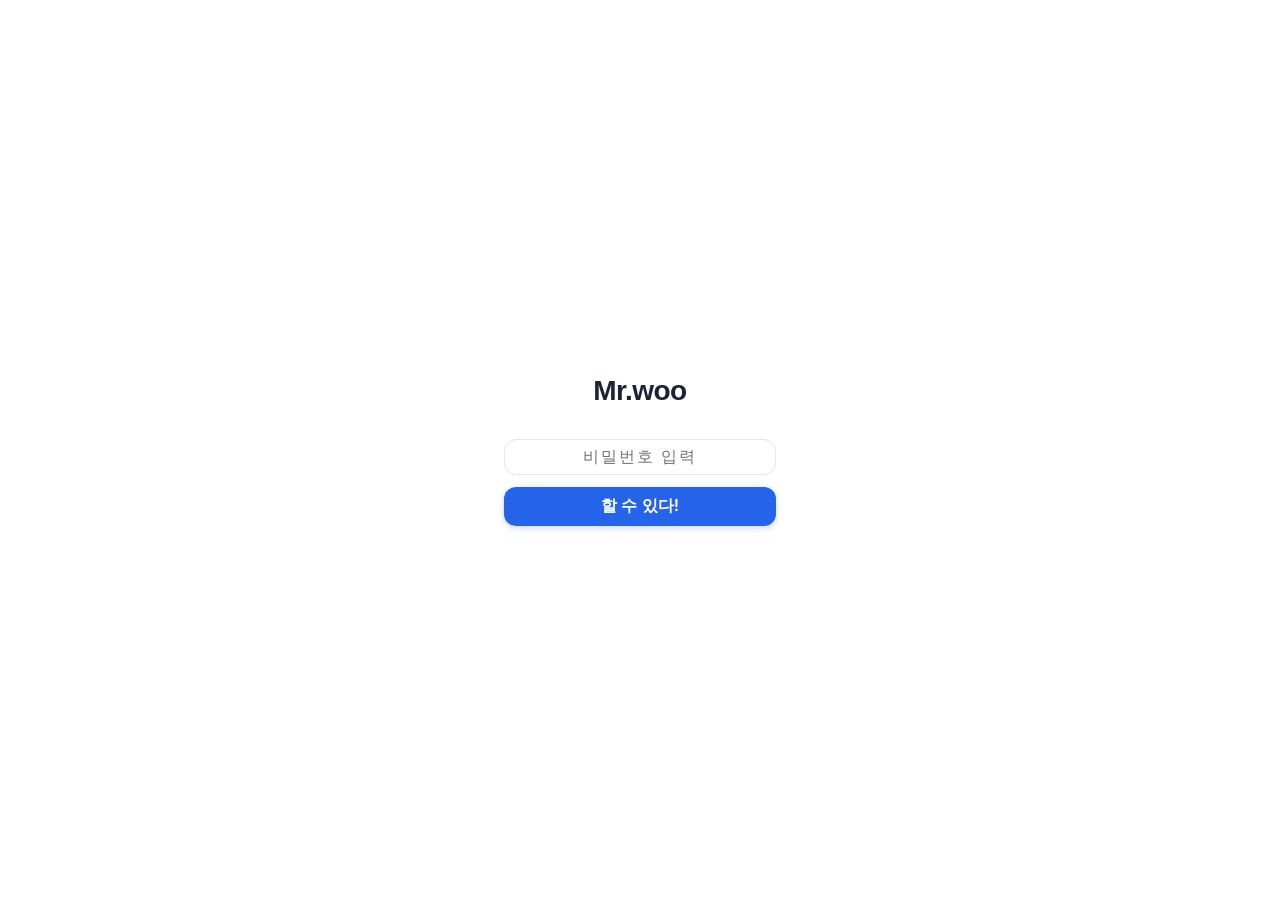
<file: index.html>
<!DOCTYPE html>
<!--
  BPW — BlogSpot Profit Writer (v0.1.0-test-r8-mobile-operation)
  GitHub Pages 배포용. 실제 Secret 값은 절대 포함하지 않습니다.
  모든 API Key / OAuth Token은 Cloudflare Worker Secret으로만 관리합니다.
-->
<html lang="ko">
<head>
<meta charset="UTF-8">
<meta name="viewport" content="width=device-width, initial-scale=1.0, viewport-fit=cover">
<title>BPW — BlogSpot 자동화 (v0.1.1-r9-gui-mobile-inline-density-fix5)</title>
<link rel="stylesheet" href="./assets/css/style.css?v=r9-gui-mobile-inline-density-fix5">
</head>
<body>
<div id="app">
<!-- r8: 상단 한 줄 상태바 — 로그인 화면에서는 CSS로 숨김 -->
<div id="status-bar" class="status-bar-hidden">
  <span id="sb-mode">Mock</span>
  <span id="sb-current-screen" style="color:#93c5fd;font-size:10px;"></span>
  <span id="sb-indicators" style="display:flex;gap:6px;align-items:center;cursor:pointer;" onclick="typeof showConnectionPanel==='function'&&showConnectionPanel()" title="연결 상태 보기">
    <span id="sb-worker" title="Worker"><span class="status-dot off"></span>W</span>
    <span id="sb-ai"     title="AI"><span class="status-dot off"></span>AI</span>
    <span id="sb-blogger-ind" title="Blogger"><span class="status-dot off"></span>B</span>
    <span id="sb-naver"  title="Naver"><span class="status-dot off"></span>N</span>
  </span>
</div>

<!-- =========================================
     화면 1. 로그인
     ========================================= -->
<div class="screen active" id="screen-login">
  <div class="login-wrap">
    <h1>Mr.woo</h1>
    <input type="password" id="login-password" placeholder="비밀번호 입력" autocomplete="current-password">
    <div class="error-msg" id="login-error"></div>
    <button class="btn btn-primary" id="login-btn" onclick="handleLogin()">할 수 있다!</button>
  </div>
</div>

<!-- =========================================
     화면 2. 홈 (대시보드)
     ========================================= -->
<div class="screen" id="screen-dashboard">
  <div class="topbar" style="margin:-10px -12px 8px -12px;">
    <h1>BPW <small style="font-size:12px;font-weight:500;color:#6b7280;">v0.1.1-r9-gui-mobile-inline-density-fix5</small></h1>
    <span class="badge mock" id="dash-mode-badge">Mock 모드</span>
  </div>

  <!-- 카드 1: 글쓰기 -->
  <div class="card">
    <h2>글쓰기</h2>
    <div style="display:flex;flex-direction:column;gap:6px;">
      <button class="btn btn-primary dash-flow-btn" onclick="safeGoScreen('hotissue')" style="text-align:center;">
        <b>1단계: 핫이슈 찾기</b>
      </button>
      <button class="btn btn-secondary dash-flow-btn" onclick="safeGoScreen('autowrite')" style="text-align:center;">
        <b>2단계: 글 자동 생성</b>
      </button>
      <button class="btn btn-secondary dash-flow-btn" onclick="safeGoScreen('pubmgmt')" style="text-align:center;">
        <b>3단계: Blogger 발행</b>
      </button>
    </div>
  </div>

  <!-- 카드 2: 현재 상태 + 최근 생성 글 (병합) -->
  <div class="card" style="padding:8px 12px;margin-top:0;">
    <h2 style="margin-bottom:0;">현재 상태</h2>
    <div class="compact-row" style="padding:5px 0;">
      <span class="cr-label">키워드</span>
      <span class="cr-value" id="dash-current-keyword">없음</span>
    </div>
    <div class="compact-row" style="padding:5px 0;">
      <span class="cr-label">글 생성</span>
      <span class="cr-value" id="dash-post-status">생성된 글 없음</span>
    </div>
    <div class="compact-row" style="padding:5px 0;">
      <span class="cr-label">품질 점수</span>
      <span class="cr-value" id="dash-quality-score">검수 전</span>
    </div>
    <div class="compact-row" style="padding:5px 0;">
      <span class="cr-label">Blogger</span>
      <span class="cr-value" id="dash-blogger-status"><span class="status-dot off"></span>미연결</span>
    </div>
    <div class="compact-row" style="padding:5px 0;border-bottom:none;">
      <span class="cr-label">오늘 저장/예약</span>
      <span class="cr-value" id="dash-today-count">0건 / 3건</span>
    </div>
    <div class="row-between small-sub" style="margin-top:4px;padding-top:6px;border-top:1px solid #f1f5f9;">
      <span style="font-weight:700;">최근 생성 글</span>
    </div>
    <div id="dash-recent-list" class="compact-list compact-list-sm" style="margin-top:4px;"><p class="small-sub">아직 저장된 글이 없습니다.</p></div>
  </div>

  <!-- Worker/네이버/AI 상세 연결 상태는 상단 상태바 탭 → 연결 상태 바텀시트에서 확인 (중복 표시 방지 위해 숨김, id 유지) -->
  <div class="status-grid" style="display:none;">
    <div class="status-mini-card"><span class="mini-label">Worker</span><span class="mini-value" id="dash-status-worker"><span class="status-dot off"></span>미확인</span></div>
    <div class="status-mini-card"><span class="mini-label">네이버</span><span class="mini-value" id="dash-status-naver"><span class="status-dot off"></span>대기</span></div>
    <div class="status-mini-card"><span class="mini-label">AI</span><span class="mini-value" id="dash-status-ai"><span class="status-dot off"></span>대기</span></div>
  </div>
</div>

<!-- =========================================
     화면 3. 핫이슈 (screen-hotissue)
     ========================================= -->
<div class="screen" id="screen-hotissue">
  <div class="topbar" style="margin:-10px -12px 8px -12px;"><h1>핫이슈 검색</h1></div>

  <div class="card">
    <h2>키워드 입력</h2>
    <input type="text" id="hotissue-keyword" placeholder="예: 전기요금 누진세, 청년대출, AI 스마트폰" oninput="onHotissueKeywordInput()">
    <button class="btn btn-primary" style="margin-top:10px;" onclick="handleHotissueSearch()">핫이슈 검색 시작</button>
    <p class="hint">확장 키워드(전망·비교·혜택 등 10종)로 네이버를 검색해 핫이슈 점수를 분석합니다.<br>※ 최신순(sort=date) 검색은 r8 Worker 업데이트 예정</p>
  </div>

  <div class="card" id="hotissue-expand-card" style="display:none;">
    <h2>확장 검색 키워드 (10개)</h2>
    <div id="hotissue-expand-list" style="line-height:2;"></div>
  </div>

  <div class="card" id="hotissue-loading-card" style="display:none;text-align:center;padding:12px 12px;">
    <p class="desc">핫이슈 분석 중...</p>
    <p class="small-sub">네이버 검색 + 확장 키워드 + 점수 계산 중입니다.</p>
  </div>

  <div id="hotissue-result-area"></div>

  <div id="hotissue-raw-area" style="display:none;">
    <div class="card">
      <div class="row-between">
        <h2 style="margin:0;">네이버 검색 원문</h2>
        <button class="btn btn-ghost" style="font-size:12px;" onclick="toggleRawResults()">접기 ▲</button>
      </div>
      <p class="small-sub" id="hotissue-raw-count" style="margin:6px 0;"></p>
      <div id="hotissue-raw-blog"></div>
      <div id="hotissue-raw-web"></div>
    </div>
  </div>
</div>

<!-- =========================================
     화면 4. 자동작성 (screen-autowrite) — 중복 ID 없는 유일한 생성 화면
     ========================================= -->
<div class="screen" id="screen-autowrite">
  <div class="topbar" style="margin:-10px -12px 8px -12px;"><h1>자동작성</h1></div>

  <!-- 카드 1: 키워드 입력 + 가져오기 상태 + 글 길이 선택 + 생성 시작 -->
  <div class="card" style="padding:8px 12px;">
    <div style="display:flex;gap:8px;align-items:center;">
      <input type="text" id="autowrite-keyword" placeholder="키워드 입력 또는 핫이슈 탭에서 가져오기" style="flex:1;">
      <button class="btn btn-ghost autowrite-import-btn" style="white-space:nowrap;" onclick="syncAutowriteKeyword()">가져오기</button>
    </div>
    <p id="autowrite-import-status" class="hint" style="margin:6px 0 0;">가져온 키워드 없음</p>

    <div class="mode-select-group" id="mode-select-group" style="margin-top:8px;">
      <label class="mode-option" data-mode="fast">
        <input type="radio" name="generation-mode" value="fast">
        <div><div class="mode-title">빠른</div><div class="mode-desc">800~1000자</div></div>
      </label>
      <label class="mode-option selected" data-mode="normal">
        <input type="radio" name="generation-mode" value="normal" checked>
        <div><div class="mode-title">일반</div><div class="mode-desc">1200~1500자</div></div>
      </label>
      <label class="mode-option" data-mode="advanced">
        <input type="radio" name="generation-mode" value="advanced">
        <div><div class="mode-title">고급</div><div class="mode-desc">2000자+</div></div>
      </label>
    </div>

    <button class="btn btn-primary" id="btn-generate-post" onclick="handleGeneratePostFromAutowrite()" style="font-size:14px;padding:9px;margin-top:8px;">글 자동 생성 시작</button>
    <p class="hint" id="editor-worker-mode-hint" style="display:none;color:#d97706;">Worker 연결 테스트를 먼저 해주세요. Mock 모드로 진행됩니다.</p>
  </div>

  <!-- 카드 2: 글쓰기 옵션 / 글 재료 / 메타·라벨 — compact row, 전부 바텀시트로 열림 -->
  <div class="card" style="padding:2px 12px;">
    <div class="settings-menu-row" onclick="toggleWriteOptions()">
      <span class="smr-icon">옵</span><span class="smr-label">글쓰기 옵션</span><span class="smr-arrow">›</span>
    </div>
    <div class="settings-menu-row" onclick="toggleMaterialOptions()">
      <span class="smr-icon">재</span><span class="smr-label">글 재료 (선택)</span><span class="smr-arrow">›</span>
    </div>
    <div class="settings-menu-row" style="border-bottom:none;" onclick="showAutowriteDetailSheet()">
      <span class="smr-icon">메</span><span class="smr-label">메타·라벨</span><span class="smr-arrow">›</span>
    </div>
  </div>

  <!-- 생성 중 진행 상태 — 화면을 밀지 않는 중앙 오버레이로 표시 (position:fixed는 style.css) -->
  <div class="progress-box" id="generate-progress-box">
    <div class="progress-text" id="generate-progress-text">준비 중...</div>
    <div class="progress-sub">완료까지 20~60초 정도 걸릴 수 있습니다.</div>
    <button class="btn btn-ghost" id="btn-cancel-generate" style="display:none;margin-top:10px;" onclick="handleCancelGeneration()">생성 취소</button>
  </div>

  <!-- AI 실패 compact alert -->
  <div class="card" id="autowrite-ai-fail-card" style="display:none;border:1.5px solid #fecaca;background:#fef2f2;padding:8px 12px;">
    <div class="row-between" style="align-items:flex-start;gap:8px;">
      <div style="flex:1;min-width:0;">
        <b style="color:#991b1b;font-size:12.5px;">AI 생성 실패 / Worker 설정 필요</b>
        <p class="small-sub" id="autowrite-ai-fail-reason" style="color:#7f1d1d;margin:2px 0 0;font-size:11px;"></p>
      </div>
      <button class="btn btn-secondary" style="min-height:30px;font-size:11px;padding:0 10px;margin:0;flex-shrink:0;" onclick="safeGoScreen('settings')">설정</button>
    </div>
  </div>

  <!-- 카드 3: 생성된 글 요약 — 생성된 글이 없으면 숨김 -->
  <div class="card" id="editor-result-card" style="display:none;padding:8px 12px;">
    <div class="row-between" style="margin-bottom:4px;">
      <h2 style="margin:0;font-size:12.5px;">생성된 글</h2>
      <span class="badge mock" id="editor-source-badge">Mock</span>
    </div>
    <p id="editor-title-preview" style="font-weight:700;font-size:13px;line-height:1.4;margin:0 0 2px;overflow:hidden;text-overflow:ellipsis;white-space:nowrap;"></p>
    <p class="hint" id="editor-fallback-notice" style="display:none;color:#dc2626;margin-bottom:4px;font-size:11px;"></p>

    <div style="display:flex;gap:6px;">
      <button class="btn btn-secondary" style="flex:1;min-height:36px;font-size:11.5px;margin-top:0;" onclick="goScreen('preview')">미리보기</button>
      <button class="btn btn-secondary" style="flex:1;min-height:36px;font-size:11.5px;margin-top:0;" onclick="runQualityCheckAndShow()">품질검수</button>
      <button class="btn btn-primary"   style="flex:1;min-height:36px;font-size:11.5px;margin-top:0;" onclick="hardResetUI();safeGoScreen('pubmgmt')">발행</button>
    </div>
  </div>

  <!-- 품질점수 compact summary -->
  <div id="quality-result-card" style="display:none;padding:8px 12px;" class="card">
    <button class="close-x-btn" style="position:absolute;top:8px;right:8px;" onclick="closeQualityResultCard()" aria-label="닫기">✕</button>
    <div class="row-between" style="margin-bottom:4px;">
      <h2 style="margin:0;font-size:12.5px;">품질 점수</h2>
      <div class="score-circle" id="quality-score-circle" style="width:36px;height:36px;font-size:11px;font-weight:800;display:flex;align-items:center;justify-content:center;border-radius:50%;background:#2563eb;color:#fff;margin:0;">0점</div>
    </div>
    <p class="small-sub" id="quality-score-msg" style="margin-bottom:6px;font-size:11.5px;"></p>

    <div style="display:flex;gap:6px;">
      <button class="btn btn-secondary" style="flex:1;min-height:34px;font-size:11.5px;margin-top:0;background:#f0fdf4;border:1.5px solid #bbf7d0;color:#16a34a;" onclick="runAutoRepair()">자동 보완</button>
      <button class="btn btn-ghost" style="flex:1;min-height:34px;font-size:11.5px;margin-top:0;" onclick="runQualityCheckAndShow()">다시 검사</button>
    </div>

    <div id="quality-gap-list" class="compact-list" style="margin-top:6px;"></div>

    <button class="btn btn-primary" style="margin-top:6px;min-height:36px;font-size:12px;" onclick="hardResetUI();safeGoScreen('pubmgmt')">발행관리로 이동</button>
  </div>
</div>

<!-- =========================================
     화면 5. 발행관리 (screen-pubmgmt)
     ========================================= -->
<div class="screen" id="screen-pubmgmt">
  <div class="topbar" style="margin:-10px -12px 8px -12px;"><h1>발행관리</h1></div>

  <!-- 글 없음 안내 배너 — 본문 카드 구조(현재 글/발행 버튼/기타 메뉴)는 그대로 두고
       위에 짧은 안내만 추가로 보여준다. 버튼 하나만 있는 빈 화면을 만들지 않는다. -->
  <!-- 발행관리 본문 — 글 유무와 상관없이 항상 같은 3카드 구조를 유지한다 -->
  <div id="pubmgmt-content-area">

    <!-- 카드 1: 현재 상태 -->
    <div class="card" style="padding:8px 12px;">
      <div class="row-between" style="margin-bottom:4px;">
        <h2 style="margin:0;font-size:12.5px;">현재 글</h2>
        <button class="btn btn-ghost" style="min-height:26px;font-size:11px;padding:0 8px;margin:0;" onclick="goScreen('preview')">미리보기</button>
      </div>
      <p id="pubmgmt-title" style="font-weight:700;font-size:13px;line-height:1.4;margin:0 0 3px;overflow:hidden;text-overflow:ellipsis;white-space:nowrap;"></p>
      <div class="row-between small-sub">
        <span>품질점수</span><b id="pubmgmt-score">—</b>
      </div>
      <div class="row-between small-sub" style="margin-top:2px;">
        <span>Blogger</span><span id="pubmgmt-blogger-status" class="badge">미연결</span>
      </div>
      <p id="pubmgmt-blogger-blog-name" class="hint" style="display:none;margin-top:2px;"></p>
      <div id="pubmgmt-fail-box" style="display:none;margin-top:2px;">
        <p id="pubmgmt-fail-reason" class="hint" style="color:#dc2626;"></p>
      </div>
      <p id="pubmgmt-score-info" class="hint" style="margin-top:2px;"></p>
      <div class="row-between small-sub" style="margin-top:2px;">
        <span>최근 저장</span><span id="pubmgmt-last-save-summary">아직 없음</span>
      </div>
    </div>

    <!-- 카드 2: Blogger 발행 (글 있음) / 다음 행동 (글 없음) -->
    <div class="card" style="padding:8px 12px;">
      <div id="pubmgmt-action-full">
        <h2 style="font-size:12.5px;">Blogger 발행</h2>
        <button class="btn btn-disabled" id="btn-draft-save" onclick="handlePubmgmtDraftClick()" style="margin-bottom:5px;margin-top:0;min-height:40px;font-size:13px;">임시저장 (50점 이상)</button>
        <button class="btn btn-disabled" id="btn-schedule-save" onclick="handlePubmgmtScheduleTrigger()" style="min-height:40px;font-size:13px;">예약발행 (70점 이상)</button>
      </div>
      <div id="pubmgmt-action-empty" style="display:none;">
        <h2 style="font-size:12.5px;">다음 행동</h2>
        <button class="btn btn-primary" style="min-height:40px;font-size:13px;" onclick="safeGoScreen('autowrite')">자동작성으로 이동</button>
      </div>
    </div>

    <!-- 카드 3: 발행 전 체크/기타 메뉴 (글 있음) / 안내 (글 없음) -->
    <div class="card" style="padding:2px 12px;">
      <div id="pubmgmt-menu-full">
        <div class="settings-menu-row" onclick="showPubmgmtChecklistSheet()">
          <span class="smr-icon">체</span><span class="smr-label">발행 전 체크 보기</span><span class="smr-arrow">›</span>
        </div>
        <div class="settings-menu-row" style="border-bottom:none;" onclick="showPubmgmtMoreMenuSheet()">
          <span class="smr-icon">메</span><span class="smr-label">기타 메뉴</span><span class="smr-arrow">›</span>
        </div>
      </div>
      <div id="pubmgmt-menu-empty" style="display:none;padding:8px 0;">
        <p class="small-sub">글 생성 후 임시저장/예약발행이 가능합니다.</p>
      </div>
    </div>
  </div><!-- /pubmgmt-content-area -->
</div>

<!-- =========================================
     화면 6. 설정 (logout 포함)
     ========================================= -->
<div class="screen" id="screen-settings">
  <div class="topbar" style="margin:-10px -12px 8px -12px;"><h1>설정</h1></div>

  <div class="card" style="padding:2px 12px;">
    <!-- 1. 연결 설정 -->
    <div class="settings-menu-row" onclick="showConnectionSettingsSheet()">
      <span class="smr-icon">연</span><span class="smr-label">연결 설정</span>
      <span class="smr-value" id="settings-connection-summary">미확인</span>
      <span class="smr-arrow">›</span>
    </div>

    <!-- 2. 글쓰기 기본값 (금지어) -->
    <div class="settings-menu-row" onclick="showWritingDefaultsSheet()">
      <span class="smr-icon">글</span><span class="smr-label">글쓰기 기본값</span>
      <span class="smr-value">금지어 목록</span>
      <span class="smr-arrow">›</span>
    </div>

    <!-- 3. 발행 설정 -->
    <div class="settings-menu-row" onclick="showPublishSettingsSheet()">
      <span class="smr-icon">발</span><span class="smr-label">발행 설정</span>
      <span class="smr-value">하루 저장/예약 제한</span>
      <span class="smr-arrow">›</span>
    </div>

    <!-- 4. 데이터 관리 -->
    <div class="settings-menu-row" onclick="showDataManagementSheet()">
      <span class="smr-icon">데</span><span class="smr-label">데이터 관리</span>
      <span class="smr-value">앱 정보 · 초기화</span>
      <span class="smr-arrow">›</span>
    </div>

    <!-- 5. 계정/로그아웃 -->
    <div class="settings-menu-row" onclick="showAccountLogoutSheet()" style="border-bottom:none;">
      <span class="smr-icon">계</span><span class="smr-label" style="color:#dc2626;">계정/로그아웃</span>
      <span class="smr-arrow">›</span>
    </div>
  </div>

  <!-- r8: setting-tone hidden (JS 참조용) -->
  <input type="hidden" id="setting-tone">
</div>

<!-- =========================================
     화면 7. 미리보기 (screen-preview) — 레거시 호환 유지
     ========================================= -->
<div class="screen" id="screen-preview">
  <div class="topbar preview-topbar" style="margin:-10px -12px 8px -12px;">
    <h1>미리보기</h1>
    <button class="close-x-btn" onclick="closePreview()" aria-label="닫기">✕</button>
  </div>
  <div id="preview-empty"><p class="small-sub">아직 생성된 글이 없습니다.</p></div>
  <div class="preview-box" id="preview-content" style="display:none;"></div>
  <button class="btn btn-primary" id="preview-to-blogger-btn" style="display:none;" onclick="safeGoScreen('pubmgmt')">발행관리로 이동</button>
  <button class="btn btn-ghost" id="preview-close-btn" style="display:none;" onclick="closePreview()">닫기</button>
</div>

<!-- =========================================
     레거시 화면들 (기존 JS 함수가 참조할 수 있으므로 숨김만 처리)
     editor-keyword만 hidden input으로 유지
     ========================================= -->
<input type="hidden" id="editor-keyword">
<input type="hidden" id="editor-tone">
<input type="hidden" id="blogger-connect-status" value="">

<!-- 하단 탭바 — 5탭 (아웃 제거, 설정 화면 안으로) -->
<div class="tabbar" id="tabbar" style="display:none;">
  <button class="tab-item" data-tab="dashboard"  onclick="safeGoScreen('dashboard')">
    <span class="tab-icon"><svg viewBox="0 0 24 24" fill="none" stroke="currentColor" stroke-width="2" stroke-linecap="round" stroke-linejoin="round"><path d="M4 12L12 5l8 7"/><path d="M6 10.5V19a1 1 0 0 0 1 1h3v-5h4v5h3a1 1 0 0 0 1-1v-8.5"/></svg></span>
    <span class="tab-text">홈</span>
  </button>
  <button class="tab-item" data-tab="hotissue"   onclick="safeGoScreen('hotissue')">
    <span class="tab-icon"><svg viewBox="0 0 24 24" fill="none" stroke="currentColor" stroke-width="2" stroke-linecap="round" stroke-linejoin="round"><path d="M12 3c2 3 1 4-.5 5.5S9 11 9 13a3 3 0 0 0 6 0c0-1-.5-1.5-.5-1.5s1.5 1 1.5 3.5a4 4 0 0 1-8 0c0-4 4-5 4-9z"/></svg></span>
    <span class="tab-text">핫이슈</span>
  </button>
  <button class="tab-item" data-tab="autowrite"  onclick="safeGoScreen('autowrite')">
    <span class="tab-icon"><svg viewBox="0 0 24 24" fill="none" stroke="currentColor" stroke-width="2" stroke-linecap="round" stroke-linejoin="round"><path d="M4 20l1-4L16 5l3 3L8 19l-4 1z"/><path d="M14 7l3 3"/></svg></span>
    <span class="tab-text">자동작성</span>
  </button>
  <button class="tab-item" data-tab="pubmgmt"    onclick="safeGoScreen('pubmgmt')">
    <span class="tab-icon"><svg viewBox="0 0 24 24" fill="none" stroke="currentColor" stroke-width="2" stroke-linecap="round" stroke-linejoin="round"><path d="M12 19V6"/><path d="M6 11l6-6 6 6"/><path d="M5 19h14"/></svg></span>
    <span class="tab-text">발행관리</span>
  </button>
  <button class="tab-item" data-tab="settings"   onclick="safeGoScreen('settings')">
    <span class="tab-icon"><svg viewBox="0 0 24 24" fill="none" stroke="currentColor" stroke-width="2" stroke-linecap="round" stroke-linejoin="round"><circle cx="12" cy="12" r="3.2"/><path d="M12 3v2.4M12 18.6V21M21 12h-2.4M5.4 12H3M18.4 5.6l-1.7 1.7M7.3 16.7l-1.7 1.7M18.4 18.4l-1.7-1.7M7.3 7.3 5.6 5.6"/></svg></span>
    <span class="tab-text">설정</span>
  </button>
</div>

<div class="toast" id="toast"></div>
<!-- 생성 진행/품질점수 상세/메타·라벨 팝업 공통 배경 -->
<div id="popup-overlay-backdrop"></div>
<!-- r8: 바텀시트 공통 (dismiss 가능) -->
<div id="bottom-sheet-overlay" style="display:none;position:fixed;inset:0;background:rgba(0,0,0,0.35);z-index:300;" onclick="uiCloseBottomSheet()"></div>
<div id="bottom-sheet" style="display:none;position:fixed;bottom:0;left:0;right:0;background:#fff;border-radius:16px 16px 0 0;padding:10px 12px;z-index:301;">
  <div id="bottom-sheet-content"></div>
</div>
</div><!-- /app -->

<script src="./assets/js/config.js?v=r9-gui-mobile-inline-density-fix5"></script>
<script src="./assets/js/storage.js?v=r9-gui-mobile-inline-density-fix5"></script>
<script src="./assets/js/ui.js?v=r9-gui-mobile-inline-density-fix5"></script>
<script src="./assets/js/auth.js?v=r9-gui-mobile-inline-density-fix5"></script>
<script src="./assets/js/editor.js?v=r9-gui-mobile-inline-density-fix5"></script>
<script src="./assets/js/quality-check.js?v=r9-gui-mobile-inline-density-fix5"></script>
<script src="./assets/js/hero-image.js?v=r9-gui-mobile-inline-density-fix5"></script>
<script src="./assets/js/hotissue.js?v=r9-gui-mobile-inline-density-fix5"></script>
<script src="./assets/js/blogger.js?v=r9-gui-mobile-inline-density-fix5"></script>
<script src="./assets/js/api.js?v=r9-gui-mobile-inline-density-fix5"></script>
<script src="./assets/js/app.js?v=r9-gui-mobile-inline-density-fix5"></script>
</body>
</html>
</file>
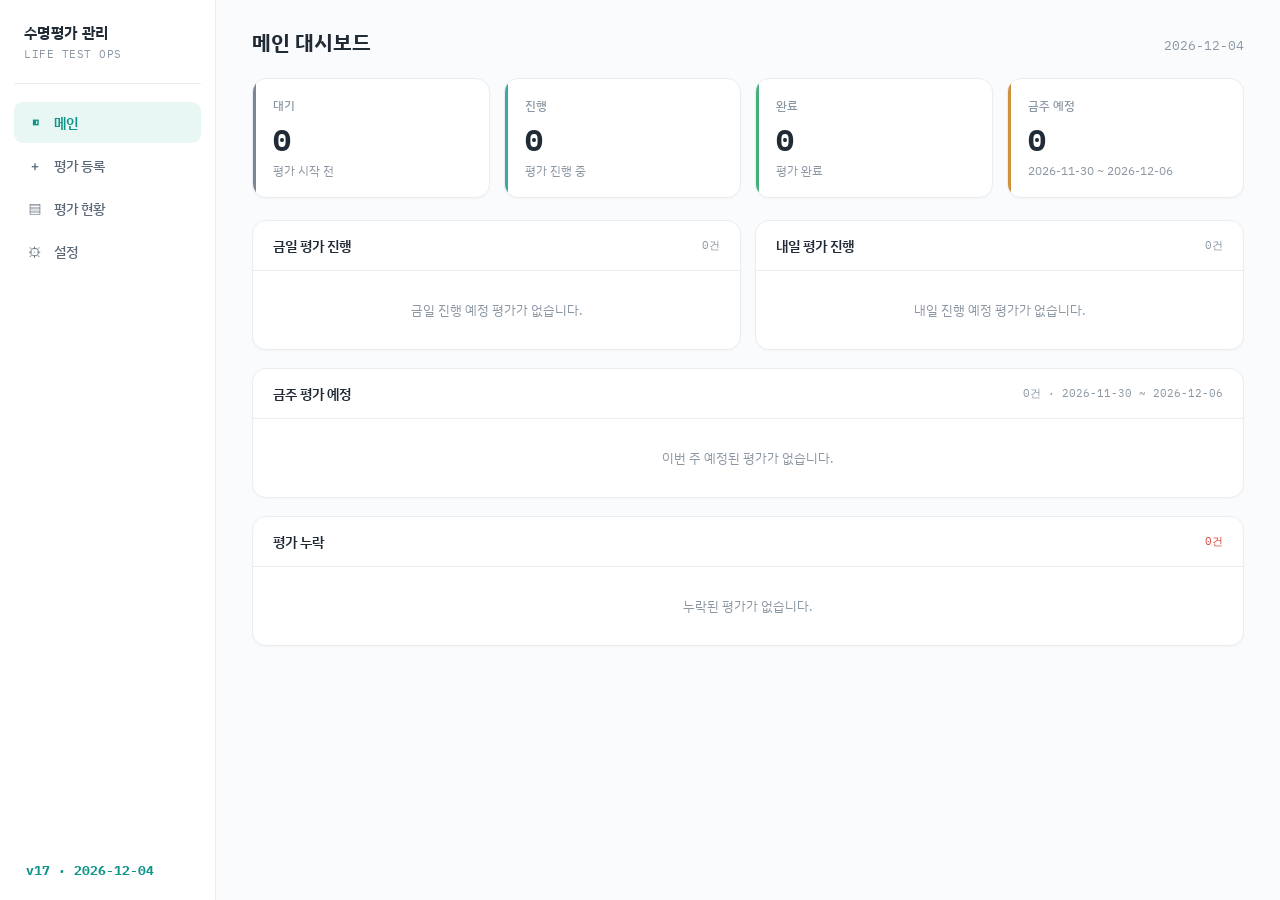
<file: 평가관리프로그램-4-v17.html>
<!DOCTYPE html>
<html lang="ko">
<head>
<meta charset="UTF-8">
<meta name="viewport" content="width=device-width, initial-scale=1.0">
<title>수명평가 관리</title>
<link rel="preconnect" href="https://fonts.googleapis.com">
<link href="https://fonts.googleapis.com/css2?family=IBM+Plex+Sans+KR:wght@400;500;600;700&family=IBM+Plex+Mono:wght@400;500;600&display=swap" rel="stylesheet">
<style>
  :root{
    --bg:#FAFBFC;
    --surface:#FFFFFF;
    --sidebar:#FFFFFF;
    --sidebar-hover:#F1F6F6;
    --sidebar-active:#0E9488;
    --border:#EAEEF1;
    --ink:#202B36;
    --muted:#8B97A3;
    --teal:#0E9488;
    --teal-soft:#E8F6F4;
    --amber:#C2760C;
    --amber-soft:#FBF1E3;
    --green:#1A9A5C;
    --green-soft:#E9F8EF;
    --red:#D6483F;
    --red-soft:#FCEEEC;
    --slate:#5B6877;
  }
  *{box-sizing:border-box;}
  body{margin:0;font-family:'IBM Plex Sans KR',sans-serif;background:var(--bg);color:var(--ink);}
  .mono{font-family:'IBM Plex Mono',monospace;}
  #app{display:flex;min-height:100vh;}

  /* Sidebar */
  .sidebar{width:216px;background:var(--sidebar);border-right:1px solid var(--border);flex-shrink:0;display:flex;flex-direction:column;padding:22px 14px;position:sticky;top:0;height:100vh;}
  .brand{color:var(--ink);font-weight:700;font-size:15px;letter-spacing:.3px;padding:0 10px 22px;border-bottom:1px solid var(--border);margin-bottom:18px;}
  .brand small{display:block;color:var(--muted);font-weight:400;font-size:11px;margin-top:4px;font-family:'IBM Plex Mono',monospace;letter-spacing:.5px;}
  .nav-item{display:flex;align-items:center;gap:10px;color:var(--slate);padding:11px 12px;border-radius:9px;cursor:pointer;font-size:14px;font-weight:500;margin-bottom:2px;transition:background .15s, color .15s;}
  .nav-item:hover{background:var(--sidebar-hover);color:var(--ink);}
  .nav-item.active{background:var(--teal-soft);color:var(--teal);font-weight:600;}
  .nav-icon{width:18px;height:18px;flex-shrink:0;display:flex;align-items:center;justify-content:center;}
  .sidebar-foot{margin-top:auto;color:var(--muted);font-size:11px;padding:0 12px;font-family:'IBM Plex Mono',monospace;}

  /* Main */
  .main{flex:1;padding:28px 36px;max-width:1320px;}
  .page-header{display:flex;align-items:baseline;justify-content:space-between;margin-bottom:22px;}
  .page-title{font-size:21px;font-weight:700;}
  .page-date{color:var(--muted);font-size:12.5px;font-family:'IBM Plex Mono',monospace;}

  /* Cards */
  .grid-stats{display:grid;grid-template-columns:repeat(4,1fr);gap:14px;margin-bottom:22px;}
  .stat-card{background:var(--surface);border:1px solid var(--border);border-radius:14px;padding:18px 20px;position:relative;overflow:hidden;box-shadow:0 1px 2px rgba(20,30,40,.03);}
  .stat-card .bar{position:absolute;left:0;top:0;bottom:0;width:3px;opacity:.8;}
  .stat-label{font-size:12px;color:var(--muted);font-weight:500;margin-bottom:6px;}
  .stat-value{font-size:30px;font-weight:700;font-family:'IBM Plex Mono',monospace;}
  .stat-sub{font-size:11.5px;color:var(--muted);margin-top:3px;}

  .panel{background:var(--surface);border:1px solid var(--border);border-radius:14px;margin-bottom:18px;box-shadow:0 1px 2px rgba(20,30,40,.03);}
  .panel-head{display:flex;align-items:center;justify-content:space-between;padding:15px 20px;border-bottom:1px solid var(--border);}
  .panel-title{font-size:14px;font-weight:600;}
  .panel-count{font-size:11px;color:var(--muted);font-family:'IBM Plex Mono',monospace;}
  .panel-body{padding:6px 0;}
  .grid-two{display:grid;grid-template-columns:1fr 1fr;gap:14px;}

  .row-item{display:flex;align-items:center;gap:12px;padding:11px 20px;border-bottom:1px solid #F2F4F6;font-size:13px;}
  .row-item:last-child{border-bottom:none;}
  .row-item .rno{font-family:'IBM Plex Mono',monospace;color:var(--muted);font-size:11.5px;width:24px;}
  .row-item .rmain{flex:1;font-weight:500;}
  .row-item .rmeta{color:var(--muted);font-size:11.5px;}
  .empty-row{padding:24px 20px;color:var(--muted);font-size:13px;text-align:center;}

  .pill{display:inline-flex;align-items:center;gap:5px;padding:3px 9px;border-radius:100px;font-size:11.5px;font-weight:600;}
  .pill-wait{background:#EEF1F4;color:var(--slate);}
  .pill-progress{background:var(--teal-soft);color:var(--teal);}
  .pill-done{background:var(--green-soft);color:var(--green);}
  .pill-miss{background:var(--red-soft);color:var(--red);}
  .dot{width:6px;height:6px;border-radius:50%;display:inline-block;}

  /* Buttons */
  .btn{border:none;border-radius:8px;padding:9px 16px;font-size:13px;font-weight:600;cursor:pointer;font-family:inherit;transition:opacity .15s;}
  .btn:hover{opacity:.88;}
  .btn-primary{background:var(--teal);color:#fff;}
  .btn-outline{background:#fff;border:1px solid var(--border);color:var(--ink);}
  .btn-ghost{background:transparent;color:var(--muted);padding:6px 8px;}
  .btn-danger{background:var(--red-soft);color:var(--red);}
  .btn-sm{padding:5px 10px;font-size:12px;}

  /* Forms */
  .form-grid{display:grid;grid-template-columns:1fr 1fr;gap:16px;padding:20px;}
  .field{display:flex;flex-direction:column;gap:6px;}
  .field label{font-size:12.5px;font-weight:600;color:var(--slate);}
  .field input, .field select, .field textarea{
    border:1px solid var(--border);border-radius:8px;padding:9px 11px;font-size:13.5px;font-family:inherit;background:#fff;color:var(--ink);
  }
  .field input:focus, .field select:focus, .field textarea:focus{outline:2px solid var(--teal);outline-offset:-1px;border-color:var(--teal);}
  .field-full{grid-column:1/-1;}
  .form-actions{display:flex;justify-content:flex-end;gap:10px;padding:0 20px 20px;}
  .section-label{padding:16px 20px 0;font-size:13px;font-weight:700;color:var(--teal);text-transform:uppercase;letter-spacing:.4px;}

  /* Table */
  .table-wrap{overflow:auto;border:1px solid var(--border);border-radius:10px;background:#fff;}
  table{width:100%;border-collapse:collapse;font-size:13px;min-width:600px;}
  th{background:#F8F9FB;text-align:left;padding:10px 14px;font-size:11.5px;color:var(--muted);font-weight:600;text-transform:uppercase;letter-spacing:.3px;border-bottom:1px solid var(--border);white-space:nowrap;}
  td{padding:10px 14px;border-bottom:1px solid #F0F2F5;white-space:nowrap;}
  tr:last-child td{border-bottom:none;}
  tr:hover td{background:#FAFBFC;}
  .toolbar{display:flex;justify-content:space-between;align-items:center;margin-bottom:14px;gap:12px;}
  .toolbar input[type=text]{border:1px solid var(--border);border-radius:8px;padding:8px 12px;font-size:13px;width:240px;}
  .icon-btn{cursor:pointer;color:var(--red);background:none;border:none;font-size:12px;font-weight:600;}

  /* Settings */
  .settings-tabs{display:flex;gap:6px;margin-bottom:16px;}
  .settings-tab{padding:8px 14px;border-radius:8px;font-size:13px;font-weight:600;cursor:pointer;color:var(--muted);}
  .settings-tab.active{background:var(--teal-soft);color:var(--teal);}
  .order-btns{display:flex;gap:2px;}
  .order-btns button{border:1px solid var(--border);background:#fff;border-radius:6px;width:22px;height:22px;cursor:pointer;font-size:11px;color:var(--slate);}
  .order-btns button:disabled{opacity:.3;cursor:default;}
  .toggle{position:relative;width:34px;height:19px;border-radius:100px;background:#D9DEE4;cursor:pointer;display:inline-block;transition:background .15s;}
  .toggle.on{background:var(--teal);}
  .toggle .knob{position:absolute;top:2px;left:2px;width:15px;height:15px;border-radius:50%;background:#fff;transition:left .15s;}
  .toggle.on .knob{left:17px;}
  .badge-type{font-size:10.5px;padding:2px 7px;border-radius:5px;background:#EEF1F4;color:var(--slate);font-weight:600;}
  .add-field-row{background:#FAFBFC;border:1px dashed var(--border);border-radius:10px;padding:16px;margin-bottom:18px;}
  .inline-fields{display:flex;gap:10px;flex-wrap:wrap;align-items:flex-end;}
  .inline-fields .field{min-width:140px;}
  .helptext{font-size:11.5px;color:var(--muted);margin-top:4px;}
</style>
</head>
<body>
<div id="app"></div>

<script>
/* ---------------- 상태 ---------------- */
let state = {
  page: 'main',
  columns: [],
  records: [],
  nextNo: 1,
  loaded: false,
  allowDuplicateAdditions: false   // 중복 항목 추가 허용 여부 (설정에서 토글)
};

const FIXED_DEFAULT = [
  {id:'requester', kind:'fixed', label:'의뢰자', dataType:'text', visible:true, order:1},
  {id:'evaluator', kind:'fixed', label:'평가담당자', dataType:'text', visible:true, order:2},
  {id:'equipment', kind:'fixed', label:'설비', dataType:'text', visible:true, order:3},
  {id:'channel', kind:'fixed', label:'채널', dataType:'text', visible:true, order:4},
  {id:'startDate', kind:'fixed', label:'시작일', dataType:'date', visible:true, order:5},
  {id:'endDate', kind:'fixed', label:'종료예정일', dataType:'date', visible:true, order:6},
  {id:'status', kind:'fixed', label:'상태', dataType:'select', options:['대기','진행중','완료'], visible:true, order:7},
  {id:'note', kind:'fixed', label:'비고', dataType:'text', visible:true, order:8},
];
const NO_COLUMN = {id:'no', kind:'fixed', label:'No', dataType:'number', visible:true, order:0};

/* ---------------- 유틸 ---------------- */
function uid(){ return 'c'+Date.now().toString(36)+Math.random().toString(36).slice(2,7); }
function fmtDate(d){ const p=n=>String(n).padStart(2,'0'); return d.getFullYear()+'-'+p(d.getMonth()+1)+'-'+p(d.getDate()); }
function todayStr(){ return fmtDate(new Date()); }
function tomorrowStr(){ const d=new Date(); d.setDate(d.getDate()+1); return fmtDate(d); }
function weekRange(){
  const d=new Date(); const day=d.getDay(); // 0=일
  const monday=new Date(d); monday.setDate(d.getDate()-((day+6)%7));
  const sunday=new Date(monday); sunday.setDate(monday.getDate()+6);
  return [fmtDate(monday), fmtDate(sunday)];
}
function escapeHtml(s){ return String(s==null?'':s).replace(/[&<>"']/g, c=>({'&':'&amp;','<':'&lt;','>':'&gt;','"':'&quot;',"'":'&#39;'}[c])); }

function visibleColumns(){
  return [NO_COLUMN, ...state.columns].filter(c=>c.visible).sort((a,b)=>a.order-b.order);
}
function allColumnsSorted(){
  return [NO_COLUMN, ...state.columns].sort((a,b)=>a.order-b.order);
}
function statusOf(rec){ return rec.values['status'] || '대기'; }

/* ---------------- 저장/로드 (여러 환경 대응: sandbox iframe, localStorage 차단 등) ---------------- */
let storage;

try {
  if (window.storage) {
    storage = window.storage;
  } else if (typeof localStorage !== 'undefined') {
    storage = {
      async get(key) {
        const val = localStorage.getItem(key);
        return val ? { value: val } : null;
      },
      async set(key, value) {
        localStorage.setItem(key, value);
      }
    };
  }
} catch(e) {
  console.warn('Storage 접근이 차단되어 메모리에서만 동작합니다.');
}

if (!storage) {
  const memoryStore = {};
  storage = {
    async get(key) {
      return memoryStore[key] ? { value: memoryStore[key] } : null;
    },
    async set(key, value) {
      memoryStore[key] = value;
    }
  };
}

async function loadState(){
  try{
    const cfg = await storage.get('fieldColumns');
    state.columns = cfg ? JSON.parse(cfg.value) : JSON.parse(JSON.stringify(FIXED_DEFAULT));
  }catch(e){ state.columns = JSON.parse(JSON.stringify(FIXED_DEFAULT)); }
  try{
    const recs = await storage.get('evalRecords');
    state.records = recs ? JSON.parse(recs.value) : [];
  }catch(e){ state.records = []; }
  try{
    const n = await storage.get('nextNo');
    state.nextNo = n ? JSON.parse(n.value) : 1;
  }catch(e){ state.nextNo = 1; }

  // 중복 추가 허용 설정 로드
  try{
    const dupSetting = await storage.get('allowDuplicateAdditions');
    if (dupSetting && dupSetting.value !== null) {
      state.allowDuplicateAdditions = JSON.parse(dupSetting.value);
    }
  }catch(e){ state.allowDuplicateAdditions = false; }

  state.loaded = true;
}
async function saveColumns(){ try{ await storage.set('fieldColumns', JSON.stringify(state.columns)); }catch(e){ console.error(e); } }
async function saveRecords(){ try{ await storage.set('evalRecords', JSON.stringify(state.records)); }catch(e){ console.error(e); } }
async function saveNextNo(){ try{ await storage.set('nextNo', JSON.stringify(state.nextNo)); }catch(e){ console.error(e); } }
async function saveAllowDuplicateSetting(){ 
  try{ 
    await storage.set('allowDuplicateAdditions', JSON.stringify(state.allowDuplicateAdditions)); 
  }catch(e){ console.error(e); } 
}

/* ---------------- 렌더 루트 ---------------- */
function render(){
  const app = document.getElementById('app');
  if(!state.loaded){ app.innerHTML = '<div style="padding:60px;color:#6B7785;font-family:IBM Plex Sans KR">불러오는 중…</div>'; return; }
  app.innerHTML = `
    <div class="sidebar">
      <div class="brand">수명평가 관리<small>LIFE TEST OPS</small></div>
      ${navItem('main','메인','◧')}
      ${navItem('register','평가 등록','＋')}
      ${navItem('status','평가 현황','▤')}
      ${navItem('settings','설정','⚙')}
      <div class="sidebar-foot" style="font-weight:700; color:#0E9488; font-size:12.5px;">v17 · ${todayStr()}</div>
    </div>
    <div class="main" id="main-content"></div>
  `;
  document.querySelectorAll('.nav-item').forEach(el=>{
    el.addEventListener('click', ()=>{ state.page = el.dataset.page; render(); });
  });
  const content = document.getElementById('main-content');
  if(state.page==='main') content.innerHTML = renderMainPage();
  if(state.page==='register') content.innerHTML = renderRegisterPage();
  if(state.page==='status') content.innerHTML = renderStatusPage();
  if(state.page==='settings') content.innerHTML = renderSettingsPage();

  if(state.page==='main') bindMainPage();
  if(state.page==='register') bindRegisterPage();
  if(state.page==='status') bindStatusPage();
  if(state.page==='settings') bindSettingsPage();
}
function navItem(page, label, icon){
  return `<div class="nav-item ${state.page===page?'active':''}" data-page="${page}">
    <span class="nav-icon">${icon}</span>${label}
  </div>`;
}

/* ============================================================
   메인 페이지
   ============================================================ */
function renderMainPage(){
  const recs = state.records;
  const waiting = recs.filter(r=>statusOf(r)==='대기');
  const progress = recs.filter(r=>statusOf(r)==='진행중');
  const done = recs.filter(r=>statusOf(r)==='완료');
  const today = todayStr(), tomorrow = tomorrowStr();
  const [wkStart, wkEnd] = weekRange();

  const todayList = recs.filter(r=> statusOf(r)!=='완료' && r.values.startDate && r.values.endDate && r.values.startDate<=today && r.values.endDate>=today);
  const tomorrowList = recs.filter(r=> statusOf(r)!=='완료' && r.values.startDate && r.values.endDate && r.values.startDate<=tomorrow && r.values.endDate>=tomorrow);
  const weekList = recs.filter(r=> statusOf(r)!=='완료' && r.values.startDate && r.values.startDate>=wkStart && r.values.startDate<=wkEnd);
  const missedList = recs.filter(r=> statusOf(r)!=='완료' && r.values.endDate && r.values.endDate < today);

  const rowTpl = (r, metaFn) => `
    <div class="row-item">
      <span class="rno mono">#${escapeHtml(r.no)}</span>
      <span class="rmain">${escapeHtml(r.values.equipment||'(설비 미입력)')} · ${escapeHtml(r.values.channel||'-')}</span>
      <span class="rmeta">${metaFn(r)}</span>
      ${statusPill(statusOf(r))}
    </div>`;

  return `
    <div class="page-header">
      <div class="page-title">메인 대시보드</div>
      <div class="page-date mono">${todayStr()}</div>
    </div>

    <div class="grid-stats">
      <div class="stat-card"><div class="bar" style="background:var(--slate)"></div>
        <div class="stat-label">대기</div><div class="stat-value">${waiting.length}</div><div class="stat-sub">평가 시작 전</div></div>
      <div class="stat-card"><div class="bar" style="background:var(--teal)"></div>
        <div class="stat-label">진행</div><div class="stat-value">${progress.length}</div><div class="stat-sub">평가 진행 중</div></div>
      <div class="stat-card"><div class="bar" style="background:var(--green)"></div>
        <div class="stat-label">완료</div><div class="stat-value">${done.length}</div><div class="stat-sub">평가 완료</div></div>
      <div class="stat-card"><div class="bar" style="background:var(--amber)"></div>
        <div class="stat-label">금주 예정</div><div class="stat-value">${weekList.length}</div><div class="stat-sub">${wkStart} ~ ${wkEnd}</div></div>
    </div>

    <div class="grid-two">
      <div class="panel">
        <div class="panel-head"><span class="panel-title">금일 평가 진행</span><span class="panel-count mono">${todayList.length}건</span></div>
        <div class="panel-body">
          ${todayList.length? todayList.map(r=>rowTpl(r, r=>`${r.values.evaluator||'-'} · ~${r.values.endDate||'-'}`)).join('') : '<div class="empty-row">금일 진행 예정 평가가 없습니다.</div>'}
        </div>
      </div>
      <div class="panel">
        <div class="panel-head"><span class="panel-title">내일 평가 진행</span><span class="panel-count mono">${tomorrowList.length}건</span></div>
        <div class="panel-body">
          ${tomorrowList.length? tomorrowList.map(r=>rowTpl(r, r=>`${r.values.evaluator||'-'} · ~${r.values.endDate||'-'}`)).join('') : '<div class="empty-row">내일 진행 예정 평가가 없습니다.</div>'}
        </div>
      </div>
    </div>

    <div class="panel">
      <div class="panel-head"><span class="panel-title">금주 평가 예정</span><span class="panel-count mono">${weekList.length}건 · ${wkStart} ~ ${wkEnd}</span></div>
      <div class="panel-body">
        ${weekList.length? weekList.map(r=>rowTpl(r, r=>`시작 ${r.values.startDate||'-'} · 담당 ${r.values.evaluator||'-'}`)).join('') : '<div class="empty-row">이번 주 예정된 평가가 없습니다.</div>'}
      </div>
    </div>

    <div class="panel">
      <div class="panel-head"><span class="panel-title">평가 누락</span><span class="panel-count mono" style="color:var(--red)">${missedList.length}건</span></div>
      <div class="panel-body">
        ${missedList.length? missedList.map(r=>rowTpl(r, r=>`종료예정 ${r.values.endDate} 경과 · 담당 ${r.values.evaluator||'-'}`)).join('') : '<div class="empty-row">누락된 평가가 없습니다.</div>'}
      </div>
    </div>
  `;
}
function statusPill(s){
  if(s==='완료') return `<span class="pill pill-done"><span class="dot" style="background:var(--green)"></span>완료</span>`;
  if(s==='진행중') return `<span class="pill pill-progress"><span class="dot" style="background:var(--teal)"></span>진행중</span>`;
  return `<span class="pill pill-wait"><span class="dot" style="background:var(--slate)"></span>대기</span>`;
}
function bindMainPage(){}

/* ============================================================
   평가 등록 페이지
   ============================================================ */
function renderRegisterPage(){
  const cols = visibleColumns().filter(c => c.id !== 'no');
  const fieldHtml = cols.map(c=>{
    const req = (c.id==='evaluator'||c.id==='equipment');
    if(c.dataType==='select'){
      const opts = (c.options||[]).map(o=>`<option value="${escapeHtml(o)}">${escapeHtml(o)}</option>`).join('');
      return `<div class="field"><label>${escapeHtml(c.label)}</label>
        <select data-field="${c.id}">${c.id==='status'?'':'<option value="">선택</option>'}${opts}</select></div>`;
    }
    if(c.dataType==='date') return `<div class="field"><label>${escapeHtml(c.label)}</label><input type="date" data-field="${c.id}" value="${escapeHtml(c.defaultValue||'')}"></div>`;
    if(c.dataType==='number') return `<div class="field"><label>${escapeHtml(c.label)}</label><input type="number" step="any" data-field="${c.id}" placeholder="숫자 입력" value="${escapeHtml(c.defaultValue||'')}"></div>`;
    return `<div class="field${c.id==='note'?' field-full':''}"><label>${escapeHtml(c.label)}</label><input type="text" data-field="${c.id}" placeholder="${escapeHtml(c.label)} 입력" value="${escapeHtml(c.defaultValue||'')}"></div>`;
  }).join('');

  return `
    <div class="page-header">
      <div class="page-title">평가 등록</div>
      <div class="page-date mono">신규 평가 항목을 작성하여 평가 현황에 등록합니다</div>
    </div>
    <div class="panel">
      <div class="form-grid" id="register-form">${fieldHtml}</div>
      <div class="form-actions">
        <button class="btn btn-outline" id="reg-reset">초기화</button>
        <button class="btn btn-primary" id="reg-submit">평가 등록</button>
      </div>
    </div>
    <div id="reg-toast"></div>
  `;
}
function bindRegisterPage(){
  document.getElementById('reg-reset').addEventListener('click', ()=>{ render(); });
  document.getElementById('reg-submit').addEventListener('click', async ()=>{
    const values = {};
    document.querySelectorAll('#register-form [data-field]').forEach(el=>{ values[el.dataset.field]=el.value; });
    if(!values.status) values.status='대기';
    if(!values.evaluator || !values.equipment){
      const toast = document.getElementById('reg-toast');
      toast.innerHTML = `<div style="padding:0 4px;color:var(--red);font-size:12.5px;margin-top:-4px">평가담당자와 설비는 필수 입력 항목입니다.</div>`;
      return;
    }
    const rec = { id: uid(), no: state.nextNo, values };
    state.records.push(rec);
    state.nextNo += 1;
    await saveRecords(); await saveNextNo();
    state.page='status';
    render();
  });
}

/* ============================================================
   평가 현황 페이지
   ============================================================ */
function renderStatusPage(){
  const cols = visibleColumns();
  return `
    <div class="page-header">
      <div class="page-title">평가 현황</div>
      <div class="page-date mono">전체 ${state.records.length}건</div>
    </div>
    <div class="toolbar">
      <input type="text" id="status-search" placeholder="설비, 담당자, 의뢰자 검색">
      <button class="btn btn-primary" id="goto-register">+ 평가 등록</button>
    </div>
    <div class="table-wrap">
      <table>
        <thead><tr>${cols.map(c=>`<th>${escapeHtml(c.label)}</th>`).join('')}<th></th></tr></thead>
        <tbody id="status-tbody"></tbody>
      </table>
    </div>
  `;
}
function statusRows(filterText){
  const cols = visibleColumns();
  let recs = state.records;
  if(filterText){
    const f = filterText.toLowerCase();
    recs = recs.filter(r => ['evaluator','equipment','requester'].some(k => (r.values[k]||'').toLowerCase().includes(f)));
  }
  if(!recs.length) return `<tr><td colspan="${cols.length+1}" class="empty-row">등록된 평가 데이터가 없습니다.</td></tr>`;
  return recs.map(r=>{
    const cells = cols.map(c=>{
      if(c.id==='no') return `<td class="mono">${escapeHtml(r.no)}</td>`;
      if(c.id==='status') return `<td>${statusPill(statusOf(r))}</td>`;
      return `<td>${escapeHtml(r.values[c.id]||'-')}</td>`;
    }).join('');
    return `<tr>${cells}<td><button class="icon-btn" data-del="${r.id}">삭제</button></td></tr>`;
  }).join('');
}
function bindStatusPage(){
  const tbody = document.getElementById('status-tbody');
  tbody.innerHTML = statusRows('');
  document.getElementById('status-search').addEventListener('input', (e)=>{ tbody.innerHTML = statusRows(e.target.value); attachDelete(); });
  document.getElementById('goto-register').addEventListener('click', ()=>{ state.page='register'; render(); });
  attachDelete();
  function attachDelete(){
    tbody.querySelectorAll('[data-del]').forEach(btn=>{
      btn.addEventListener('click', async ()=>{
        state.records = state.records.filter(r=>r.id!==btn.dataset.del);
        await saveRecords();
        render();
      });
    });
  }
}

/* ============================================================
   설정 페이지
   ============================================================ */
let settingsTab = 'fixed';
function renderSettingsPage(){
  return `
    <div class="page-header">
      <div class="page-title">설정 <span style="font-size:13px; color:#0E9488; font-weight:700;">(v17)</span></div>
      <div class="page-date mono">평가 현황에 노출되는 항목과 순서를 관리합니다</div>
    </div>
    <div class="settings-tabs">
      <div class="settings-tab ${settingsTab==='fixed'?'active':''}" data-tab="fixed">전체 항목 관리</div>
      <div class="settings-tab ${settingsTab==='dynamic'?'active':''}" data-tab="dynamic">항목 추가</div>
    </div>
    <div id="settings-body"></div>
  `;
}
function bindSettingsPage(){
  document.querySelectorAll('.settings-tab').forEach(el=>{
    el.addEventListener('click', ()=>{ settingsTab = el.dataset.tab; render(); });
  });
  const body = document.getElementById('settings-body');
  body.innerHTML = settingsTab==='fixed' ? renderFixedSettings() : renderDynamicSettings();
  if(settingsTab==='fixed') bindFixedSettings(); else bindDynamicSettings();
}

function renderFixedSettings(){
  // 고정 항목 + 사용자가 추가한 항목을 함께 보여줌 (순서 관리 목적)
  const cols = state.columns.sort((a,b)=>a.order-b.order);
  return `
    <div class="panel">
      <div class="panel-head">
        <span class="panel-title">전체 항목 관리 (고정 + 추가 항목)</span>
        <span class="panel-count mono">${cols.length}개</span>
        <button class="btn btn-outline btn-sm" id="reset-order-btn" style="margin-left:auto; padding:4px 12px; font-size:12px;">순서 초기화</button>
      </div>

      <!-- 중복 추가 허용 토글 (전체 항목 관리 탭) -->
      <div class="row-item" style="background:#F8FAFB; padding:12px 20px; border-bottom:1px solid #E5E9EF;">
        <span class="rmain" style="font-weight:600;">중복 항목 추가 허용</span>
        <div style="margin-left:auto; display:flex; align-items:center; gap:8px;">
          <span style="font-size:12px; color:#8B97A3;">${state.allowDuplicateAdditions ? '허용' : '차단'}</span>
          <div class="toggle ${state.allowDuplicateAdditions ? 'on' : ''}" id="toggle-duplicate-mgmt" style="cursor:pointer;">
            <span class="knob"></span>
          </div>
        </div>
      </div>

      <div class="panel-body">
        ${cols.map((c,i)=>`
          <div class="row-item">
            <span class="order-btns">
              <button data-up="${c.id}" ${i===0?'disabled':''}>▲</button>
              <button data-down="${c.id}" ${i===cols.length-1?'disabled':''}>▼</button>
            </span>
            <span class="rmeta mono" style="min-width:22px;text-align:right;">#${i+1}</span>
            <span class="rmain">${escapeHtml(c.label)}</span>
            <span class="badge-type">${typeLabel(c.dataType)}</span>
            ${c.kind === 'dynamic' ? `<span class="badge-type" style="background:#E8F6F4;color:#0E9488;">추가 항목</span>` : ''}
            <span class="toggle ${c.visible?'on':''}" data-toggle="${c.id}"><span class="knob"></span></span>
            ${c.kind === 'dynamic' ? `<button class="icon-btn" data-del="${c.id}">삭제</button>` : ''}
          </div>`).join('')}
      </div>
    </div>
    <div style="margin-top:12px; font-size:12px; color:#8B97A3;">
      ※ 사용자가 추가한 항목은 위 목록에서 순서를 자유롭게 조정할 수 있습니다. 새 항목 추가는 오른쪽 탭에서 해주세요.
    </div>
  `;
}
function bindFixedSettings(){
  document.querySelectorAll('[data-toggle]').forEach(el=>{
    el.addEventListener('click', async ()=>{
      const col = state.columns.find(c=>c.id===el.dataset.toggle);
      if(col){ col.visible = !col.visible; }
      await saveColumns(); render();
    });
  });

  // 동적 항목 삭제 버튼 (전체 항목 관리 탭에서 동작)
  document.querySelectorAll('[data-del]').forEach(el=>{
    el.addEventListener('click', async ()=>{
      if(!confirm('이 추가 항목을 삭제하시겠습니까?')) return;
      state.columns = state.columns.filter(c=>c.id!==el.dataset.del);
      await saveColumns(); render();
    });
  });

  // 순서 초기화 버튼
  const resetBtn = document.getElementById('reset-order-btn');
  if(resetBtn){
    resetBtn.addEventListener('click', async () => {
      if(!confirm('모든 항목의 순서를 초기화하시겠습니까?\n(고정 항목이 먼저 오고, 추가 항목이 뒤로 이동합니다)')) return;

      let newOrder = 0;
      const fixed = state.columns.filter(c => c.kind === 'fixed').sort((a,b) => a.order - b.order);
      const dynamic = state.columns.filter(c => c.kind === 'dynamic').sort((a,b) => a.order - b.order);

      fixed.forEach(c => c.order = newOrder++);
      dynamic.forEach(c => c.order = newOrder++);

      await saveColumns();
      render();
      showToast('순서가 초기화되었습니다.');
    });
  }

  // 중복 추가 허용 토글
  const dupToggle = document.getElementById('toggle-duplicate');
  if(dupToggle){
    dupToggle.addEventListener('click', async () => {
      state.allowDuplicateAdditions = !state.allowDuplicateAdditions;
      await saveAllowDuplicateSetting();
      render(); // 토글 상태 즉시 반영
    });
  }

  bindOrderButtons();
}

function renderDynamicSettings(){
  const cols = state.columns.filter(c=>c.kind==='dynamic').sort((a,b)=>a.order-b.order);

  // 대분류 기준으로 그룹핑 (대분류가 같으면 같은 그룹으로 묶음)
  const groups = {};
  cols.forEach(c => {
    const key = c.major || '(대분류 없음)';
    if (!groups[key]) groups[key] = { items: [] };
    groups[key].items.push(c);
  });
  const groupEntries = Object.entries(groups);

  return `
    <div class="add-field-row">
      <div class="inline-fields">
        <div class="field"><label>대분류</label><input type="text" id="new-major" placeholder="예: 전압"></div>
        <div class="field"><label>중분류</label><input type="text" id="new-minor" placeholder="예: 기준"></div>
        <div class="field" style="min-width:380px; flex: 1.6;">
          <label>소분류 (기본 2칸, + 버튼으로 추가)</label>
          <div id="subminor-container" style="display:flex; gap:8px; align-items:center; flex-wrap: wrap;">
            <div class="sub-item" style="display:flex; gap:4px; align-items:center;">
              <input type="text" class="sub-input" placeholder="소분류1" style="width:105px; padding:8px 10px; border:1px solid #EAEEF1; border-radius:8px; font-size:13.5px;">
              <button type="button" class="btn btn-ghost btn-sm sub-remove" style="padding:2px 7px; font-size:13px; color:#9AA5B1;">×</button>
            </div>
            <div class="sub-item" style="display:flex; gap:4px; align-items:center;">
              <input type="text" class="sub-input" placeholder="소분류2" style="width:105px; padding:8px 10px; border:1px solid #EAEEF1; border-radius:8px; font-size:13.5px;">
              <button type="button" class="btn btn-ghost btn-sm sub-remove" style="padding:2px 7px; font-size:13px; color:#9AA5B1;">×</button>
            </div>
            <button type="button" id="add-sub-btn" class="btn btn-outline btn-sm" style="white-space:nowrap; padding:7px 14px; font-size:12.5px; border-radius:8px;">+ 소분류 추가</button>
          </div>
        </div>
        <div class="field"><label>데이터 항목</label>
          <select id="new-datatype">
            <option value="number">숫자</option>
            <option value="text">텍스트</option>
            <option value="date">날짜</option>
            <option value="select">스크롤 메뉴</option>
          </select>
        </div>
        <button class="btn btn-primary" id="add-field-btn" style="align-self:flex-end;">필드 추가</button>
      </div>
      <div class="helptext">그룹 헤더는 대분류, 하위 항목은 "대분류 - 중분류 - 소분류" 전체 경로로 표시됩니다. 같은 대분류 + 중분류 + 소분류 조합은 중복 추가가 불가능합니다.</div>
    </div>

    <div class="panel">
      <div class="panel-head"><span class="panel-title">추가된 평가 항목 목록</span><span class="panel-count mono">${cols.length}개</span></div>

      <!-- 중복 추가 허용 토글 (항목 추가 탭) -->
      <div class="row-item" style="background:#F8FAFB; padding:10px 20px; border-bottom:1px solid #E5E9EF;">
        <span class="rmain" style="font-weight:600; font-size:13px;">중복 항목 추가 허용</span>
        <div style="margin-left:auto; display:flex; align-items:center; gap:8px;">
          <span style="font-size:12px; color:#8B97A3;">${state.allowDuplicateAdditions ? '허용' : '차단'}</span>
          <div class="toggle ${state.allowDuplicateAdditions ? 'on' : ''}" id="toggle-duplicate" style="cursor:pointer;">
            <span class="knob"></span>
          </div>
        </div>
      </div>

      <div class="panel-body">
        ${groupEntries.length ? groupEntries.map(([major, group]) => {
          return `
            <!-- 그룹 헤더: 대분류 -->
            <div class="row-item" style="background:#F0F7F6; font-weight:700; border-bottom:1px solid #D1E8E4;">
              <span style="width:24px;"></span>
              <span class="rmain" style="color:#0E9488; font-size:14.5px;">${escapeHtml(major)}</span>
              <span class="badge-type" style="background:#E8F6F4;color:#0E9488;">${group.items.length}개 항목</span>
            </div>
            <!-- 그룹 내 항목들 -->
            ${group.items.map((c, i) => {
              const globalIdx = cols.indexOf(c);
              // 하위 라벨: 대분류 - 중분류 - 소분류 전체 경로 표시 (사용자 요청)
              let parts = [c.major];
              if (c.minor) parts.push(c.minor);
              if (c.sub) parts.push(c.sub);
              let subLabel = parts.filter(Boolean).join(' - ');
              return `
                <div class="row-item" style="padding-left:42px; border-bottom:1px solid #F2F4F6;">
                  <span class="order-btns">
                    <button data-up="${c.id}" ${globalIdx===0?'disabled':''}>▲</button>
                    <button data-down="${c.id}" ${globalIdx===cols.length-1?'disabled':''}>▼</button>
                  </span>
                  <span class="rmain" style="padding-left:8px; color:#5B6877;">
                    ${escapeHtml(subLabel)}
                  </span>
                  <span class="badge-type">${typeLabel(c.dataType)}</span>
                  ${c.dataType==='select'
                    ? `<span class="badge-type" style="background:var(--teal-soft);color:var(--teal)">선택항목 · ${escapeHtml((c.options||[]).join('/'))}</span>`
                    : (c.defaultValue!==undefined && c.defaultValue!=='' ? `<span class="badge-type" style="background:var(--amber-soft);color:var(--amber)">기준값 · ${escapeHtml(c.defaultValue)}</span>` : '')}
                  <span class="toggle ${c.visible?'on':''}" data-toggle="${c.id}"><span class="knob"></span></span>
                  <button class="icon-btn" data-del="${c.id}">삭제</button>
                </div>`;
            }).join('')}
          `;
        }).join('') : '<div class="empty-row">등록된 평가 항목이 없습니다. 위에서 항목을 추가하세요.</div>'}
      </div>
    </div>
  `;
}
function typeLabel(t){ return {text:'텍스트',number:'숫자',date:'날짜',select:'스크롤 메뉴'}[t] || t; }

function bindDynamicSettings(){
  // 소분류 추가 버튼
  const addSubBtn = document.getElementById('add-sub-btn');
  if(addSubBtn){
    addSubBtn.addEventListener('click', ()=>{
      const container = document.getElementById('subminor-container');
      if(!container) return;
      const div = document.createElement('div');
      div.className = 'sub-item';
      div.style.cssText = 'display:flex;gap:4px;align-items:center;';
      div.innerHTML = `
        <input type="text" class="sub-input" placeholder="소분류" style="width:110px;">
        <button type="button" class="btn btn-ghost btn-sm sub-remove" style="padding:2px 6px;font-size:11px;color:#aaa;">×</button>
      `;
      container.appendChild(div);
      // attach remove listener to new button
      const rem = div.querySelector('.sub-remove');
      if(rem) rem.addEventListener('click', ()=> div.remove());
    });
  }

  // 기존 소분류 remove 버튼들 (초기 2개)
  document.querySelectorAll('.sub-remove').forEach(btn=>{
    btn.addEventListener('click', function(){ 
      const item = btn.closest('.sub-item'); 
      if(item) item.remove(); 
    });
  });

  // 필드 추가 버튼 (새 로직)
  const addBtn = document.getElementById('add-field-btn');
  if(addBtn){
    addBtn.addEventListener('click', async ()=>{
      const major = (document.getElementById('new-major')||{}).value.trim();
      const minor = (document.getElementById('new-minor')||{}).value.trim();
      const dataType = (document.getElementById('new-datatype')||{}).value;
      const subInputs = document.querySelectorAll('#subminor-container .sub-input');
      const subs = Array.from(subInputs).map(inp=>inp.value.trim()).filter(Boolean);

      if(!major){
        alert('대분류는 필수로 입력해주세요.');
        return;
      }
      // 중분류와 소분류는 비어 있어도 등록 가능 (사용자 요청)
      if(dataType === 'select' && subs.length === 0){
        alert('스크롤 메뉴 방식은 소분류(선택 항목)를 1개 이상 입력해주세요.');
        return;
      }

      // 중복 체크 (설정에서 허용하지 않은 경우에만 막기)
      if (!state.allowDuplicateAdditions) {
        const existingDynamic = state.columns.filter(c => c.kind === 'dynamic');
        let hasDuplicate = false;
        const checkSubs = subs.length > 0 ? subs : [null];

        for (const sub of checkSubs) {
          const duplicate = existingDynamic.find(c =>
            c.major === major &&
            (c.minor || '') === (minor || '') &&
            (c.sub || '') === (sub || '')
          );
          if (duplicate) {
            hasDuplicate = true;
            break;
          }
        }

        if (hasDuplicate) {
          alert('이미 동일한 대분류 + 중분류 + 소분류 조합이 존재합니다.\n중복 추가는 허용되지 않습니다. (설정에서 허용 가능)');
          return;
        }
      }

      // 라벨을 항상 "대분류 - 중분류 - 소분류" 전체 경로로 생성 (평가 현황 테이블 헤더도 깔끔하게 표시하기 위함)
      let labelParts = [major];
      if (minor) labelParts.push(minor);
      const baseLabel = labelParts.join(' - ');
      const maxOrder = Math.max(0, ...state.columns.map(c=>c.order || 0));

      if(dataType === 'select'){
        // 스크롤 메뉴: 소분류 값들을 옵션으로 하는 1개 컬럼 생성
        const col = {
          id: uid(),
          kind: 'dynamic',
          label: baseLabel,
          dataType: 'select',
          options: subs,
          visible: true,
          order: maxOrder + 1,
          major: major,
          minor: minor,
          sub: null
        };
        state.columns.push(col);
      } else {
        // 그 외: 소분류가 없으면 대분류(또는 대분류/중분류)만으로 1개 컬럼 생성
        if (subs.length === 0) {
          const col = {
            id: uid(),
            kind: 'dynamic',
            label: baseLabel,
            dataType: dataType,
            visible: true,
            order: maxOrder + 1,
            major: major,
            minor: minor,
            sub: null
          };
          state.columns.push(col);
        } else {
          subs.forEach((sub, i)=>{
            const fullLabel = `${baseLabel} - ${sub}`;
            const col = {
              id: uid(),
              kind: 'dynamic',
              label: fullLabel,
              dataType: dataType,
              visible: true,
              order: maxOrder + i + 1,
              major: major,
              minor: minor,
              sub: sub
            };
            state.columns.push(col);
          });
        }
      }

      await saveColumns();
      render();
    });
  }

  // 나머지 공통 리스너 (toggle, del, order)
  document.querySelectorAll('[data-toggle]').forEach(el=>{
    el.addEventListener('click', async ()=>{
      const col = state.columns.find(c=>c.id===el.dataset.toggle);
      if(col){ col.visible = !col.visible; }
      await saveColumns(); render();
    });
  });
  document.querySelectorAll('[data-del]').forEach(el=>{
    el.addEventListener('click', async ()=>{
      if(!confirm('이 평가 항목을 삭제하시겠습니까? 등록된 데이터의 해당 값도 표시되지 않습니다.')) return;
      state.columns = state.columns.filter(c=>c.id!==el.dataset.del);
      await saveColumns(); render();
    });
  });

  // 중복 추가 허용 토글 (항목 추가 탭)
  const dupToggle2 = document.getElementById('toggle-duplicate');
  if(dupToggle2){
    dupToggle2.addEventListener('click', async () => {
      state.allowDuplicateAdditions = !state.allowDuplicateAdditions;
      await saveAllowDuplicateSetting();
      render();
    });
  }

  // 중복 추가 허용 토글 (전체 항목 관리 탭)
  const dupToggleMgmt = document.getElementById('toggle-duplicate-mgmt');
  if(dupToggleMgmt){
    dupToggleMgmt.addEventListener('click', async () => {
      state.allowDuplicateAdditions = !state.allowDuplicateAdditions;
      await saveAllowDuplicateSetting();
      render();
    });
  }

  bindOrderButtons();
}

function bindOrderButtons(){
  document.querySelectorAll('[data-up]').forEach(el=>{
    el.addEventListener('click', async ()=>{
      await swapOrder(el.dataset.up, -1);
    });
  });
  document.querySelectorAll('[data-down]').forEach(el=>{
    el.addEventListener('click', async ()=>{
      await swapOrder(el.dataset.down, 1);
    });
  });
}
async function swapOrder(id, dir){
  const kind = state.columns.find(c=>c.id===id)?.kind;
  const group = state.columns.filter(c=>c.kind===kind).sort((a,b)=>a.order-b.order);
  const idx = group.findIndex(c=>c.id===id);
  const swapIdx = idx + dir;
  if(swapIdx<0 || swapIdx>=group.length) return;
  const a = group[idx], b = group[swapIdx];
  const tmp = a.order; a.order = b.order; b.order = tmp;
  await saveColumns();
  render();

  // 순서 저장 완료 토스트
  showToast('순서가 저장되었습니다.');
}

function showToast(message) {
  let toast = document.getElementById('global-toast');
  if (!toast) {
    toast = document.createElement('div');
    toast.id = 'global-toast';
    toast.style.cssText = 'position:fixed;bottom:24px;left:50%;transform:translateX(-50%);background:#0E9488;color:white;padding:10px 20px;border-radius:8px;font-size:13px;box-shadow:0 4px 12px rgba(0,0,0,0.15);z-index:9999;opacity:0;transition:opacity .2s;';
    document.body.appendChild(toast);
  }
  toast.textContent = message;
  toast.style.opacity = '1';
  setTimeout(() => {
    toast.style.opacity = '0';
  }, 1600);
}

/* ---------------- 시작 ---------------- */
(async function init(){
  render();
  await loadState();
  render();
})();
</script>
</body>
</html>
</file>
<file: assets/css/style.css>
/* style.css
   모바일 전용 흰색 기반 UI
   v0.0.8.2: 로그인 화면 dvh 고정 / 화면 전환 !important / 가로 스크롤 완전 차단 */

:root{
  --color-bg:#ffffff;
  --color-card:#f8fafc;
  --color-card-border:#e7ebf1;
  --color-primary:#2563eb;
  --color-primary-dark:#1d4ed8;
  --color-primary-light:#eff4ff;
  --color-text:#1c2434;
  --color-sub:#6b7280;
  --color-border:#e5e7eb;
  --color-success:#16a34a;
  --color-danger:#dc2626;
  --color-warn:#d97706;
  --radius:18px;
  --radius-sm:12px;
  --shadow-card:0 1px 2px rgba(16,24,40,0.04), 0 1px 1px rgba(16,24,40,0.03);
  --tabbar-h:56px;
}

*{ box-sizing:border-box; -webkit-tap-highlight-color:transparent; max-width:100%; }
/* r8: iPhone Safari 오른쪽 잘림 완전 차단 */
html {
  overflow-x: hidden;
  width: 100%;
  height: 100%;
}
body {
  overflow-x: hidden;
  width: 100%;
  max-width: 100%;
}

/* r9-gui-one-screen-base: 상단 상태바 — 고정 오버레이 대신 flex 상단 행으로 배치 */
#status-bar {
  flex: 0 0 auto;
  z-index: 200;
  background: #1e3a5f;
  color: #fff;
  font-size: 11px;
  font-weight: 600;
  height: 44px;
  display: flex;
  align-items: center;
  justify-content: space-between;
  padding: 0 14px;
  gap: 8px;
}
#status-bar.status-bar-hidden {
  display: none;
}

html{
  width:100%; max-width:100%;
  overflow-x:hidden;
  /* 로그인 화면에서 스크롤 잠금용 클래스를 body에 붙임 */
}

body{
  margin:0;
  font-family:-apple-system,BlinkMacSystemFont,"Apple SD Gothic Neo","Segoe UI",sans-serif;
  background:var(--color-bg);
  color:var(--color-text);
  letter-spacing:-0.1px;
  width:100%; max-width:100%;
  /* r9-gui-layout-lock-fix: dvh는 iOS Safari 주소창 접힘/펼침마다 값이 바뀌어
     화면이 위아래로 밀리는 원인이 됨. svh(가장 작은 뷰포트 기준)로 고정하여
     주소창 상태와 무관하게 항상 동일한 높이를 유지한다. */
  height:100svh; max-height:100svh;
  overflow:hidden;
}
body.login-open{
  overflow:hidden;
  height:100svh;
}

#app{
  width:100%; max-width:480px;
  margin:0 auto;
  height:100svh; max-height:100svh;
  display:flex; flex-direction:column;
  background:var(--color-bg);
  overflow:hidden;
  position:relative;
}

/* ============================================================
   화면 전환 — !important로 Safari 우선순위 확보
   screen 자체는 절대 스크롤되지 않는다.
   (body 전체 스크롤 금지 + screen 자체 스크롤 금지 — 이중 고정)
   내부의 긴 목록/결과만 .compact-list 영역에서 개별적으로 스크롤한다.
   ============================================================ */
.screen{
  display:none !important;
  flex-direction:column;
  flex:1 1 auto;
  min-height:0;
  padding:12px 14px 12px 14px;
  animation:fadeIn .2s ease;
  width:100%; max-width:100%;
  overflow:hidden;
}
.screen.active{
  display:flex !important;
}
@keyframes fadeIn{ from{opacity:0;transform:translateY(5px);} to{opacity:1;transform:translateY(0);} }

/* .compact-list는 더 이상 내부 스크롤을 만들지 않는다.
   긴 목록은 스크롤 대신 표시 항목 수 자체를 줄이는 방식(최대 3~5개)으로 처리한다. */
.compact-list{ overscroll-behavior:contain; }

/* ============================================================
   로그인 화면 — 100dvh 전체 중앙 고정, 패딩 없음
   ============================================================ */
#screen-login{
  /* 일반 .screen 패딩을 덮어씌움 */
  padding:0 !important;
  height:100svh !important;
  min-height:100svh !important;
  justify-content:center !important;
  align-items:center !important;
  overflow:hidden !important;
}
.login-wrap{
  width:100%; max-width:320px;
  display:flex; flex-direction:column;
  align-items:center;
  padding:0 24px;
  gap:0;
}
.login-wrap h1{
  font-size:28px; font-weight:800;
  letter-spacing:-0.5px;
  margin:0 0 32px 0;
  text-align:center;
}
.login-wrap input{
  text-align:center;
  font-size:16px;
  letter-spacing:2px;
  margin-bottom:0;
}
.login-wrap .error-msg{
  text-align:center;
  margin-top:8px;
}
.login-wrap .btn{
  margin-top:12px;
  font-size:16px; font-weight:700;
}

/* ============================================================
   하단 탭바 — r9-gui-one-screen-base: flex 하단 행으로 배치 (겹침 없음)
   ============================================================ */
.tabbar{
  flex:0 0 auto;
  background:rgba(255,255,255,0.97);
  backdrop-filter:blur(10px);
  -webkit-backdrop-filter:blur(10px);
  border-top:1px solid var(--color-border);
  display:flex;
  overflow-x:auto;
  z-index:50;
  /* iPhone 홈바 영역 확보 */
  padding-bottom:env(safe-area-inset-bottom);
  height:calc(var(--tabbar-h) + env(safe-area-inset-bottom));
}
.tab-item{
  flex:1; min-width:52px; text-align:center;
  padding:8px 2px 6px 2px;
  font-size:10px; color:var(--color-sub);
  cursor:pointer; border:none; background:none; font-weight:600;
}
.tab-item.active{ color:var(--color-primary); font-weight:800; }
.tab-item .tab-icon{
  display:flex; align-items:center; justify-content:center;
  margin:0 auto 2px;
  color:#6b7280;
}
.tab-item .tab-icon svg{ width:21px; height:21px; display:block; }
.tab-item.active .tab-icon{ color:var(--color-primary); }
.tab-item .tab-text{ display:block; }



.topbar{
  position:sticky; top:0; z-index:10; background:rgba(255,255,255,0.92); backdrop-filter:blur(6px);
  padding:16px 16px 14px 16px; border-bottom:1px solid var(--color-border);
  display:flex; align-items:center; justify-content:space-between; flex-wrap:nowrap; gap:8px;
  width:100%; max-width:100%; overflow-x:hidden;
}
.topbar h1{
  font-size:18px; margin:0; font-weight:800; letter-spacing:-0.3px;
  flex:1 1 auto; min-width:0; white-space:nowrap; overflow:hidden; text-overflow:ellipsis;
}
.topbar .badge{ flex-shrink:0; white-space:nowrap; }

.badge{
  font-size:11px; padding:4px 9px; border-radius:999px;
  background:#fef3c7; color:#92400e; font-weight:700; display:inline-block;
}
.badge.mock{ background:#fef3c7; color:#92400e; }
.badge.success{ background:#dcfce7; color:#166534; }
.badge.info{ background:var(--color-primary-light); color:var(--color-primary-dark); }

.card{
  background:var(--color-card);
  border:1px solid var(--color-card-border);
  border-radius:var(--radius);
  padding:18px;
  margin-bottom:14px;
  box-shadow:var(--shadow-card);
  width:100%;
  max-width:100%;
  overflow-x:hidden;
}
.card h2{ font-size:15px; margin:0 0 10px 0; font-weight:800; letter-spacing:-0.2px; }
.card p.desc{ font-size:13px; color:var(--color-sub); margin:0 0 12px 0; line-height:1.55; }

label{ font-size:13px; font-weight:700; display:block; margin:10px 0 6px 0; color:#374151; }

/* iPhone Safari에서 입력 시 화면이 확대되지 않도록 16px 이상 유지 */
input[type=text], input[type=password], input[type=date], input[type=time],
input[type=number], select, textarea{
  width:100%; padding:13px 14px; border-radius:var(--radius-sm); border:1.5px solid var(--color-border);
  font-size:16px; background:#fff; color:var(--color-text); font-family:inherit;
}
textarea{ min-height:48px; max-height:56px; resize:none; font-family:inherit; }
input:focus, textarea:focus, select:focus{ outline:none; border-color:var(--color-primary); box-shadow:0 0 0 3px var(--color-primary-light); }

.field-row{ display:flex; gap:8px; }
.field-row > div{ flex:1; }

/* 버튼: primary(저장 가능) / success(예약 가능) / disabled(불가능) 3가지를 기본으로 사용
   secondary, danger는 보조 동작(이동, 위험 동작)에만 사용합니다.
   모든 버튼은 48px 이상 높이를 가져 모바일에서 누르기 쉽습니다. */
.btn{
  display:block; width:100%; min-height:48px; padding:13px 16px; border:none; border-radius:var(--radius-sm);
  font-size:15.5px; font-weight:700; text-align:center; cursor:pointer; margin-top:10px;
  transition:transform .05s ease, opacity .15s ease;
}
.btn:active{ transform:scale(0.98); }
.btn-primary{ background:var(--color-primary); color:#fff; box-shadow:0 2px 6px rgba(37,99,235,0.25); }
.btn-primary:active{ background:var(--color-primary-dark); }
.btn-success{ background:var(--color-success); color:#fff; box-shadow:0 2px 6px rgba(22,163,74,0.2); }
.btn-disabled{ background:#eef0f3; color:#9ca3af; cursor:not-allowed; box-shadow:none; }
.btn-secondary{ background:#fff; color:var(--color-primary); border:1.5px solid var(--color-primary); }
.btn-danger{ background:#fff; color:var(--color-danger); border:1.5px solid var(--color-danger); }
.btn-ghost{ background:transparent; color:var(--color-sub); border:1.5px solid var(--color-border); }

/* 생성 중 버튼 (스피너 + 텍스트) */
.btn-loading{ display:flex; align-items:center; justify-content:center; gap:8px; }
.spinner{
  width:16px; height:16px; border-radius:50%;
  border:2.5px solid rgba(255,255,255,0.5); border-top-color:#fff;
  animation:spin .7s linear infinite; flex-shrink:0;
}
@keyframes spin{ to{ transform:rotate(360deg); } }

.toast{
  position:fixed; left:50%; bottom:calc(94px + env(safe-area-inset-bottom)); transform:translateX(-50%);
  background:#1c2434; color:#fff; padding:12px 18px; border-radius:var(--radius-sm);
  font-size:13px; z-index:999; opacity:0; pointer-events:none; transition:opacity .2s;
  max-width:90%; text-align:center; box-shadow:0 8px 24px rgba(0,0,0,0.18);
}
.toast.show{ opacity:1; }

.error-msg{ color:var(--color-danger); font-size:13px; margin-top:8px; display:none; }
.hint{ font-size:12px; color:var(--color-sub); margin-top:6px; line-height:1.55; }

.score-circle{
  width:96px; height:96px; border-radius:50%; display:flex; align-items:center; justify-content:center;
  font-size:25px; font-weight:800; margin:0 auto 10px auto; color:#fff;
  box-shadow:0 6px 16px rgba(0,0,0,0.12);
}

.check-row{ display:flex; align-items:flex-start; gap:8px; font-size:13px; padding:7px 0; border-bottom:1px solid var(--color-border); }
.check-row:last-child{ border-bottom:none; }
.check-ok{ color:var(--color-success); font-weight:700; }
.check-no{ color:var(--color-danger); font-weight:700; }

table{ width:100%; border-collapse:collapse; font-size:12.5px; margin:8px 0; }
th, td{ border:1px solid var(--color-border); padding:7px 8px; text-align:left; }
th{ background:var(--color-primary-light); }

/* 미리보기 안의 표가 화면 밖으로 나가지 않도록 가로 스크롤 처리 */
.preview-box{
  background:#fff; border:1px solid var(--color-border); border-radius:var(--radius-sm); padding:16px;
  font-size:14px; line-height:1.75; overflow-x:auto;
}
.preview-box table{ min-width:360px; }
.preview-box h3{ font-size:16px; margin:14px 0 6px 0; }
.preview-box ul{ padding-left:20px; }

.chip-list{ display:flex; flex-wrap:wrap; gap:6px; margin-top:6px; }
.chip{ background:var(--color-primary-light); color:#3730a3; font-size:11px; padding:4px 9px; border-radius:999px; font-weight:600; }

.row-between{ display:flex; justify-content:space-between; align-items:center; }
.small-sub{ font-size:12px; color:var(--color-sub); }
.small-sub a{ color:var(--color-primary); text-decoration:none; font-weight:700; }
.small-sub a:active{ opacity:0.7; }

.list-item{
  background:#fff; border:1px solid var(--color-border); border-radius:var(--radius-sm); padding:13px; margin-bottom:8px;
}
.status-tag{ font-size:11px; padding:3px 9px; border-radius:999px; font-weight:700; }
.status-draft{ background:#fef9c3; color:#854d0e; }
.status-scheduled{ background:#dbeafe; color:#1e40af; }

/* ----------------------------------------------------------
   v0.0.7 추가 컴포넌트
   ---------------------------------------------------------- */

/* 대시보드 상태 카드 그리드 (Worker/네이버/AI/Blogger 상태) */
.status-grid{ display:grid; grid-template-columns:1fr 1fr; gap:8px; margin-top:4px; }
.status-mini-card{
  background:#fff; border:1px solid var(--color-border); border-radius:var(--radius-sm);
  padding:11px; text-align:left;
}
.status-mini-card .mini-label{ font-size:11px; color:var(--color-sub); display:block; margin-bottom:4px; }
.status-mini-card .mini-value{ font-size:13px; font-weight:700; }
.status-dot{ display:inline-block; width:8px; height:8px; border-radius:50%; margin-right:5px; vertical-align:middle; }
.status-dot.on{ background:var(--color-success); }
.status-dot.off{ background:#cbd5e1; }
.status-dot.fail{ background:var(--color-danger); }

/* 생성 모드 선택 카드형 라디오 */
.mode-select-group{ display:flex; flex-direction:column; gap:8px; margin-top:8px; }
.mode-option{
  display:flex; align-items:flex-start; gap:10px; padding:12px; border:1.5px solid var(--color-border);
  border-radius:var(--radius-sm); cursor:pointer; background:#fff;
}
.mode-option.selected{ border-color:var(--color-primary); background:var(--color-primary-light); }
.mode-option input{ width:auto; margin-top:2px; }
.mode-option .mode-title{ font-size:14px; font-weight:700; }
.mode-option .mode-desc{ font-size:12px; color:var(--color-sub); margin-top:2px; }

/* 글 생성 진행 상태 박스 */
.progress-box{
  display:none; background:var(--color-primary-light); border:1px solid #c7d7fb; border-radius:var(--radius-sm);
  padding:14px; margin-top:12px; text-align:center;
}
.progress-box.active{ display:block; }
.progress-box .progress-text{ font-size:13.5px; font-weight:700; color:var(--color-primary-dark); min-height:20px; }
.progress-box .progress-sub{ font-size:11.5px; color:var(--color-sub); margin-top:4px; }

/* 미리보기 상단 닫기 X 버튼 */
.preview-topbar{ display:flex; align-items:center; justify-content:space-between; }
.close-x-btn{
  width:32px; height:32px; border-radius:50%; border:none; background:#f1f3f6; color:var(--color-sub);
  font-size:16px; font-weight:700; cursor:pointer; line-height:1;
}
.close-x-btn:active{ background:#e5e7eb; }

/* 품질검수: 부족한 항목 카드 */
.gap-item{
  display:flex; align-items:center; gap:8px; padding:9px 11px; border-radius:var(--radius-sm);
  background:#fef2f2; color:#991b1b; font-size:12.5px; margin-bottom:6px; font-weight:600;
}

/* BlogSpot 본문 박스류 (AI/Mock 생성 글 안에서 사용, 미리보기에도 동일하게 렌더링) */
.preview-box .bpw-post{ font-family:inherit; }
.preview-box .bpw-intro-box,
.preview-box .bpw-summary-box,
.preview-box .bpw-warning-box,
.preview-box .bpw-checklist-box,
.preview-box .bpw-faq-box,
.preview-box .bpw-conclusion-box,
.preview-box .bpw-image-placeholder,
.preview-box .bpw-ad-slot{
  border-radius:12px; padding:12px 14px; margin:12px 0; font-size:13.5px; line-height:1.7;
}
.preview-box .bpw-intro-box{ background:#f8fafc; border:1px solid #e5e7eb; }
.preview-box .bpw-summary-box{ background:#eff6ff; border:1px solid #bfdbfe; }
.preview-box .bpw-warning-box{ background:#fffbeb; border:1px solid #fde68a; }
.preview-box .bpw-checklist-box{ background:#f0fdf4; border:1px solid #bbf7d0; }
.preview-box .bpw-faq-box{ background:#faf5ff; border:1px solid #e9d5ff; }
.preview-box .bpw-conclusion-box{ background:#f8fafc; border:1px solid #e5e7eb; }
.preview-box .bpw-image-placeholder{ background:#f1f5f9; border:1px dashed #94a3b8; color:#475569; }
.preview-box .bpw-ad-slot{ background:#fafafa; border:1px dashed #d1d5db; color:#9ca3af; text-align:center; font-size:12px; }

/* 아침 키워드 브리핑 카드 */
.briefing-card{
  background:#fff; border:1px solid var(--color-border); border-radius:var(--radius-sm);
  padding:13px; margin-bottom:8px; cursor:pointer;
}
.briefing-card:active{ background:#f8fafc; }
.briefing-card .briefing-title{ font-size:14px; font-weight:700; }
.briefing-meta{ display:flex; flex-wrap:wrap; gap:6px; margin-top:6px; }
.briefing-tag{ font-size:10.5px; padding:3px 8px; border-radius:999px; background:#f1f5f9; color:#475569; font-weight:600; }
.briefing-tag.warn{ background:#fef2f2; color:#991b1b; }
.briefing-tag.good{ background:#f0fdf4; color:#166534; }

/* ============================================================
   v0.0.8 콘텐츠 엔진 스타일
   ============================================================ */
.briefing-card.clickable{ cursor:pointer; }
.briefing-card.clickable:active{ background:#f0fdf4; transform:scale(0.99); }

.briefing-score-badge{
  font-size:12px; font-weight:800; color:#fff;
  background:#16a34a; padding:3px 10px;
  border-radius:999px; white-space:nowrap;
}

.briefing-titles{ margin-top:6px; }
.briefing-title-item{
  font-size:12px; color:#1d4ed8; padding:5px 8px;
  border-radius:6px; background:#eff6ff;
  margin-top:4px; cursor:pointer;
  border-left:3px solid #93c5fd;
  line-height:1.5;
}
.briefing-title-item:active{ background:#dbeafe; }

/* ============================================================
   r8-mobile-operation 추가 스타일
   ============================================================ */

/* r9-gui-one-screen-base: 상태바가 flex 상단 행이 되어 더 이상 콘텐츠를 가리지 않으므로
   기존 상태바 여백 보정(padding-top)은 제거되었습니다. */

/* 바텀시트 애니메이션 */
#bottom-sheet {
  transition: transform 0.25s cubic-bezier(0.4,0,0.2,1);
  transform: translateY(100%);
  max-height: 88svh;
  overflow: hidden;
}
/* 시트 내부 콘텐츠는 스크롤 대신 폰트/여백을 줄여서 한 화면에 담는다 */
#bottom-sheet-content { max-height: calc(88svh - 56px); overflow: hidden; }
/* 설정 바텀시트 등 입력칸/버튼 간격 압축 */
#bottom-sheet-content label { margin-top: 6px; margin-bottom: 3px; }
#bottom-sheet-content .btn { margin-top: 4px; }
#bottom-sheet-content .btn + .btn { margin-top: 4px; }
#bottom-sheet.open {
  display: block !important;
  transform: translateY(0);
}
#bottom-sheet-overlay.open { display: block !important; }

/* Lucide 계열 심플 아이콘 버튼 */
.icon-btn {
  display: inline-flex;
  align-items: center;
  justify-content: center;
  width: 36px;
  height: 36px;
  border-radius: 10px;
  background: #f1f5f9;
  border: none;
  cursor: pointer;
  font-size: 16px;
  color: #374151;
  flex-shrink: 0;
}
.icon-btn:active { background: #e2e8f0; }

/* 컴팩트 리스트 아이템 (설정/발행관리용) */
.compact-row {
  display: flex;
  align-items: center;
  gap: 10px;
  padding: 10px 0;
  border-bottom: 1px solid #f1f5f9;
  font-size: 13px;
  color: #374151;
}
.compact-row:last-child { border-bottom: none; }
.compact-row .cr-label { flex: 1; font-weight: 600; color: #1c2434; }
.compact-row .cr-value { font-size: 12px; color: #6b7280; text-align: right; }
.compact-row .cr-badge { font-size: 11px; padding: 2px 8px; border-radius: 999px; background: #f1f5f9; }
.compact-row .cr-badge.ok { background: #f0fdf4; color: #16a34a; }
.compact-row .cr-badge.err { background: #fef2f2; color: #dc2626; }

/* 발행관리 컴팩트화 */
#pubmgmt-checklist-list .check-row {
  display: flex;
  align-items: center;
  gap: 6px;
  font-size: 12px;
  padding: 4px 0;
  border-bottom: 1px solid #f8fafc;
}

/* 탭바 padding-top safe area */
.tabbar {
  padding-bottom: max(env(safe-area-inset-bottom), 6px);
}
/* r9-gui-one-screen-base: 탭바가 flex 하단 행이 되어 더 이상 콘텐츠를 가리지 않으므로
   기존 탭바 여백 보정(padding-bottom)은 제거되었습니다. */

/* 발행관리 저장 결과 카드 */
#pubmgmt-save-result {
  border: 1.5px solid #bbf7d0;
  background: #f0fdf4;
}
#pubmgmt-save-result .save-fail {
  border-color: #fecaca;
  background: #fef2f2;
  color: #991b1b;
}

/* ============================================================
   r9-mobile-ui-polish-1: 컴팩트 모바일 UI 보완
   ============================================================ */

/* 카드 기본 패딩 축소 (모바일 세로 절약) */
.card {
  padding: 14px 14px;
  margin-bottom: 10px;
}
.card h2 {
  font-size: 14px;
  margin: 0 0 8px 0;
}

/* 버튼 기본 높이 통일 */
.btn {
  min-height: 44px;
  font-size: 14px;
  margin-top: 6px;
}
.btn + .btn { margin-top: 6px; }
.btn.btn-ghost { min-height: 36px; font-size: 13px; }

/* label + input/select 간격 */
label { margin-top: 10px; margin-bottom: 4px; display: block; font-size: 13px; }
input[type="text"], input[type="password"], input[type="number"],
input[type="date"], input[type="time"],
select, textarea {
  font-size: 16px;
  padding: 9px 11px;
  width: 100%;
  box-sizing: border-box;
}

/* ── 홈 현황판 카드 ─────────────────────────────── */
.status-grid {
  display: grid;
  grid-template-columns: repeat(4, 1fr);
  gap: 6px;
}
.status-mini-card {
  background: var(--color-card, #f8fafc);
  border: 1px solid var(--color-card-border, #e7ebf1);
  border-radius: 10px;
  padding: 8px 6px;
  text-align: center;
}
.mini-label {
  display: block;
  font-size: 10px;
  color: #6b7280;
  margin-bottom: 4px;
}
.mini-value {
  font-size: 11px;
  font-weight: 600;
  color: #1c2434;
  display: flex;
  align-items: center;
  justify-content: center;
  gap: 3px;
}

/* 홈 흐름 버튼 컴팩트 */
#screen-dashboard .dash-flow-btn {
  padding: 11px 14px !important;
  line-height: 1.3;
}

/* ── 설정 화면 컴팩트 ─────────────────────────── */
#screen-settings .card { padding: 12px 14px; margin-bottom: 8px; }
#screen-settings .row-between.small-sub { padding: 4px 0; font-size: 12px; }
#screen-settings .row-between.small-sub + .row-between.small-sub {
  border-top: 1px solid #f1f5f9;
}
#screen-settings h2 { font-size: 13px; margin-bottom: 6px; }
/* Worker URL 입력창 — 짧게 표시 */
#setting-worker-url { font-size: 16px; }
/* 설정 섹션 구분선 대신 카드 간격으로 */
#screen-settings .card:last-child { margin-bottom: 0; }

/* ── 발행관리 화면 컴팩트 ────────────────────── */
#screen-pubmgmt .card { padding: 12px 14px; margin-bottom: 8px; }
#screen-pubmgmt h2 { font-size: 13px; margin-bottom: 6px; }
/* 체크리스트 항목 더 촘촘하게 */
#pubmgmt-checklist-list { gap: 2px !important; }
.pubmgmt-check-row,
#pubmgmt-checklist-list > div {
  padding: 3px 0;
  font-size: 12px;
}
/* 예약 날짜/시간 row */
.field-row { gap: 6px; margin: 6px 0; }
.field-row > div { flex: 1; }
/* 발행 힌트 텍스트 축소 */
#screen-pubmgmt .hint { font-size: 11px; margin-top: 4px; }
/* 수동 복사 버튼들 */
#manual-copy-body .btn { min-height: 38px; font-size: 13px; margin-top: 4px; }
/* Blogger 글 목록 / 최근 글 카드 */
#screen-pubmgmt #blogger-saved-list,
#screen-pubmgmt #recent-posts-list { font-size: 13px; }

/* ── 자동작성 화면 컴팩트 ──────────────────── */
#screen-autowrite .card { margin-bottom: 8px; }
/* 모드 선택 */
.mode-select-group { gap: 6px; }
.mode-option { padding: 8px 10px; font-size: 13px; }
.mode-title { font-size: 13px; }
.mode-desc  { font-size: 11px; }

/* ── 공통 hint / small-sub 축소 ──────────────── */
.hint     { font-size: 11.5px; line-height: 1.5; color: #6b7280; margin-top: 4px; }
.small-sub{ font-size: 12px; }
.desc     { font-size: 13px; }

/* ── 잘림 방지 최종 ──────────────────────────── */
.screen, .card, .btn, input, select, textarea, .field-row {
  max-width: 100%;
  box-sizing: border-box;
}
img { max-width: 100%; height: auto; }

/* ============================================================
   r9-mobile-ui-polish-2: 바텀시트 애니메이션 + 추가 압축
   ============================================================ */

/* 바텀시트 슬라이드 업 */
#bottom-sheet {
  transform: translateY(100%);
  transition: transform 0.22s cubic-bezier(0.4, 0, 0.2, 1);
  will-change: transform;
  padding-bottom: max(32px, env(safe-area-inset-bottom));
}
#bottom-sheet.open { transform: translateY(0); }

#bottom-sheet-overlay {
  opacity: 0;
  transition: opacity 0.22s;
}
#bottom-sheet-overlay.open { opacity: 1; }

/* 바텀시트 드래그 핸들 */
#bottom-sheet::before {
  content: '';
  display: block;
  width: 40px; height: 4px;
  background: #e5e7eb;
  border-radius: 2px;
  margin: 0 auto 8px;
}

/* 발행관리 카드 추가 압축 */
#screen-pubmgmt #pubmgmt-content-area > .card { margin-bottom: 7px; }
#screen-pubmgmt .field-row { margin: 5px 0; }
#screen-pubmgmt .field-row input { padding: 8px 10px; font-size: 16px; }
#pubmgmt-save-result h2 { font-size: 13px; margin-bottom: 6px; }
#pubmgmt-save-result-content { font-size: 12px; line-height: 1.6; }

/* 상태바 indicators 클릭 피드백 */
#sb-indicators { cursor: pointer; border-radius: 6px; padding: 2px 4px; }
#sb-indicators:active { opacity: 0.7; }

/* ============================================================
   r9-mobile-ui-polish-3: 홈/설정/발행관리 최종 정리
   ============================================================ */

/* ── 홈 현황판 카드 최종 정리 ─────────────────────
   4열은 좁은 화면에서 라벨/값이 겹치거나 잘리므로 2열로 재정렬 */
.status-grid {
  grid-template-columns: repeat(2, 1fr);
  gap: 8px;
}
.status-mini-card {
  padding: 10px 8px;
  min-width: 0;
}
.mini-label { font-size: 11px; }
.mini-value {
  font-size: 12px;
  white-space: nowrap;
  overflow: hidden;
  text-overflow: ellipsis;
  max-width: 100%;
}

/* 홈 흐름 버튼 아이콘/텍스트 정렬 보정 */
#screen-dashboard .dash-flow-btn > div:first-child {
  vertical-align: middle;
  line-height: 1;
}

/* ── 설정 화면 컴팩트 최종 ───────────────────────── */
#screen-settings .card { padding: 12px 14px; margin-bottom: 8px; }
#screen-settings h2 { margin-bottom: 6px; }
#screen-settings label { margin-top: 8px; margin-bottom: 4px; }
#screen-settings .row-between.small-sub { min-height: 28px; }
#screen-settings .row-between.small-sub b,
#screen-settings .row-between.small-sub span:last-child {
  overflow: hidden;
  text-overflow: ellipsis;
}
#screen-settings input[type="text"],
#screen-settings input[type="number"],
#screen-settings textarea { margin-bottom: 4px; }
/* Worker 연결 버튼 줄바꿈/겹침 방지 */
#screen-settings .card > div[style*="display:flex"] { flex-wrap: wrap; }

/* ── 버튼/아이콘 정렬 공통 (홈/설정/발행관리) ───── */
.icon-btn, .close-x-btn { display: inline-flex; align-items: center; justify-content: center; }

/* ── 모바일 터치 영역 보완 (최소 40px, 겹침 방지) ── */
.btn.btn-ghost { min-height: 40px; }
.icon-btn { width: 40px; height: 40px; }
.close-x-btn { width: 40px; height: 40px; }
.tab-item { min-height: 48px; padding: 8px 2px 6px 2px; }
#sb-indicators { padding: 6px 6px; margin: -6px -6px; }
.row-between[onclick] { min-height: 32px; }

/* ── 잘림/겹침 방지 최종 보완 ─────────────────────── */
#screen-settings, #screen-pubmgmt, #screen-dashboard {
  overflow-x: hidden;
}
.status-grid, .compact-row, .field-row {
  min-width: 0;
}
.status-mini-card, .card, .btn {
  min-width: 0;
}
#worker-status-url { max-width: 55%; }

/* ============================================================
   screen 자체 스크롤 제거에 따른 전면 압축
   ============================================================ */

/* 카드 기본 패딩/여백 추가 축소 (screen 전체를 스크롤 없이 담기 위함) */
.card { padding: 10px 12px; margin-bottom: 8px; }
.card h2 { font-size: 13px; margin: 0 0 6px 0; }
.screen > .card:last-child { margin-bottom: 0; }

/* ── 홈: 현재 상태를 compact-row로, 카드 수를 최소화 ───────── */
#screen-dashboard .card { padding: 10px 12px; margin-bottom: 7px; }
#screen-dashboard .topbar { margin-bottom: 8px !important; }
/* 품질검수 핵심 문제는 최대 3개까지만 노출 (quality-check.js 미수정, CSS로만 제한) */
#quality-gap-list > div:nth-child(n+4) { display: none; }
#screen-dashboard .dash-flow-btn {
  padding: 8px 12px !important;
  min-height: 40px;
}

/* ── 자동작성: 생성 모드를 3열 컴팩트 그리드로, 각 카드 최소화 ── */
#screen-autowrite .card { padding: 8px 12px; margin-bottom: 6px; }
.mode-select-group {
  display: grid;
  grid-template-columns: repeat(3, 1fr);
  gap: 6px;
  margin-top: 4px;
}
.mode-option {
  flex-direction: column;
  align-items: center;
  text-align: center;
  padding: 6px 4px;
  gap: 2px;
}
.mode-option input { display: none; }
.mode-option .mode-title { font-size: 11px; line-height: 1.3; }
.mode-option .mode-desc { font-size: 9.5px; margin-top: 0; }
#autowrite-ai-fail-card { padding: 8px 12px; margin-bottom: 6px; }
#autowrite-ai-fail-card h2 { font-size: 12.5px; margin-bottom: 3px; }
#autowrite-ai-fail-card p { font-size: 11.5px; margin: 0 0 6px 0; }
#autowrite-ai-fail-card .btn { min-height: 34px; font-size: 12px; margin-top: 0; }
#autowrite-result-meta { padding: 6px 8px !important; }
#quality-result-card, #editor-result-card { padding: 8px 12px; }
/* 품질검수 상세 팝업 내부 스크롤 제거 (item 2) — max-height/overflow 삭제 */

/* ── 핫이슈: 결과 목록만 내부 스크롤, screen 자체는 고정 ────── */
#screen-hotissue .card { padding: 8px 12px; margin-bottom: 6px; }
/* 핫이슈 확장 키워드/결과 요약 영역은 내부 스크롤 없이 자연스러운 높이로 표시 */
/* 원문 상세는 스크롤 대신 각 3개까지만 노출 (hotissue.js 미수정, CSS로만 제한) */
#hotissue-raw-blog div:nth-of-type(n+4), #hotissue-raw-web div:nth-of-type(n+4) { display: none; }

/* ── 발행관리: 핵심만 표시, 목록류는 compact-list ───────────── */
#screen-pubmgmt .card { padding: 8px 12px; margin-bottom: 6px; }
/* 바텀시트 내부 스크롤 제거 (item 2) — 최근 5개 제한으로 대체 */
/* 저장 결과는 성공/실패, 시간, 링크 정도만 표시해 스크롤 없이도 들어간다 */

/* ── 설정: compact-row 메뉴 형태 ─────────────────────────────── */
#screen-settings .card { padding: 8px 12px; margin-bottom: 6px; }
.settings-menu-row {
  display: flex; align-items: center; gap: 10px;
  padding: 10px 2px; border-bottom: 1px solid #f1f5f9;
  cursor: pointer; min-height: 40px;
}
.settings-menu-row:last-child { border-bottom: none; }
.settings-menu-row .smr-icon {
  display: flex; align-items: center; justify-content: center;
  width: 22px; height: 22px; flex-shrink: 0;
  border-radius: 6px; background: #eef1f5; color: #475569;
  font-size: 11px; font-weight: 800;
}
.settings-menu-row .smr-label { flex: 1; font-weight: 700; font-size: 13px; color: #1c2434; }
.settings-menu-row .smr-value { font-size: 11.5px; color: #6b7280; max-width: 45%; text-align: right; overflow: hidden; text-overflow: ellipsis; white-space: nowrap; }
.settings-menu-row .smr-arrow { color: #9ca3af; font-size: 13px; flex-shrink: 0; }

/* 목록/상세를 여는 공통 바텀시트 안에서 쓰는 폼 요소 컴팩트화 */
#bottom-sheet input[type="text"],
#bottom-sheet textarea,
#bottom-sheet input[type="number"] { font-size: 16px; padding: 9px 11px; }
#bottom-sheet .card { background: #f8fafc; }

/* ============================================================
   r9-gui-layout-lock-fix1: 자동작성/발행관리 화면 구성 자체를 축소
   (스크롤 차단만으로는 부족 — 카드 수/높이를 실제로 줄임)
   ============================================================ */

/* screen 좌우/상하 여백 추가 축소 */
.screen{ padding: 10px 12px 10px 12px; }

/* 카드 사이 간격을 더 좁혀 화면 전체 높이를 절약 */
.card{ margin-bottom: 6px; }
.screen > .card:last-child,
#pubmgmt-content-area > .card:last-child { margin-bottom: 0; }

/* compact-row를 좁은 화면에서도 촘촘하게 (터치 영역은 38px 이상 유지) */
.settings-menu-row{ padding: 7px 2px; min-height: 38px; }

/* 자동작성: 생성모드/키워드/실행 카드 상하 여백 최소화 */
#screen-autowrite .card{ padding: 7px 12px; margin-bottom: 6px; }
#screen-autowrite .mode-select-group{ margin-top: 2px; }
#screen-autowrite .btn{ margin-top: 0; }
#screen-autowrite #btn-generate-post{ margin-top: 0; }
#screen-autowrite #btn-cancel-generate{ margin-top: 6px; }

/* 발행관리: 카드 상하 여백 최소화, 예약 필드 촘촘하게 */
#screen-pubmgmt .card{ padding: 7px 12px; margin-bottom: 6px; }
#screen-pubmgmt .field-row{ margin: 4px 0; }
#screen-pubmgmt label{ margin-top: 4px; margin-bottom: 3px; }
#screen-pubmgmt .btn{ margin-top: 0; }
#screen-pubmgmt #btn-draft-save,
#screen-pubmgmt #btn-schedule-save{ margin-top: 0; }

/* 결과/상태 요약 텍스트는 한 줄로 말줄임 처리해 세로 공간 절약 */
#pubmgmt-score-info{ overflow: hidden; text-overflow: ellipsis; display: -webkit-box; -webkit-line-clamp: 2; -webkit-box-orient: vertical; }

/* ============================================================
   인라인으로 쌓이던 상세 카드를
   화면을 밀지 않는 중앙 고정 팝업으로 전환한다.
   editor.js/quality-check.js가 하던 class 'active' / style.display
   토글 방식은 그대로 두고, 위치·레이어만 오버레이로 바꾼다.
   ============================================================ */

/* 공통 팝업 배경 (app.js가 표시 여부에 맞춰 동기화) */
#popup-overlay-backdrop{
  display: none;
  position: fixed;
  inset: 0;
  background: rgba(0,0,0,0.35);
  z-index: 400;
}

/* 생성 중 진행 상태 — 중앙 오버레이 */
.progress-box{
  position: fixed;
  left: 50%; top: 50%;
  transform: translate(-50%, -50%);
  width: calc(100% - 56px);
  max-width: 360px;
  z-index: 401;
  box-shadow: 0 14px 36px rgba(0,0,0,0.22);
  margin: 0;
}

/* 품질점수 상세 — 중앙 고정 팝업 (내부 스크롤 없음, item 2) */
#quality-result-card{
  position: fixed !important;
  left: 50%; top: 50%;
  transform: translate(-50%, -50%);
  width: calc(100% - 48px);
  max-width: 400px;
  max-height: 88svh;
  overflow: hidden;
  z-index: 401;
  box-shadow: 0 14px 36px rgba(0,0,0,0.24);
  margin: 0 !important;
}

/* 핫이슈 원문 상세 — 중앙 고정 팝업 (내부 스크롤 없음, item 5)
   hotissue.js의 toggleRawResults()가 하던 style.display 토글은 그대로 두고 위치/레이어만 바꾼다. */
#hotissue-raw-area{
  position: fixed !important;
  left: 50%; top: 50%;
  transform: translate(-50%, -50%);
  width: calc(100% - 48px);
  max-width: 400px;
  z-index: 401;
  margin: 0 !important;
}
#hotissue-raw-area .card{ box-shadow: 0 14px 36px rgba(0,0,0,0.24); }

/* ============================================================
   모바일 압축 밀도 마감
   버튼/카드 패딩·간격/글자 크기를 실기기 기준으로 더 줄인다.
   구조는 그대로 두고 크기 값만 최종 조정한다.
   ============================================================ */

/* 버튼: 일반 36~40px, 큰 CTA도 42px를 넘지 않게 */
.btn {
  min-height: 38px;
  padding: 9px 12px;
  font-size: 13.5px;
  margin-top: 4px;
}
.btn + .btn { margin-top: 4px; }
.btn.btn-ghost { min-height: 34px; font-size: 12.5px; }
#manual-copy-body .btn { min-height: 34px; }
.icon-btn, .close-x-btn { width: 36px; height: 36px; }

/* 자동작성 "가져오기" — 작은 보조 버튼으로 압축 */
.autowrite-import-btn {
  width: auto; flex: 0 0 auto; display: inline-flex; align-items: center; justify-content: center;
  min-height: 34px; padding: 0 10px; margin-top: 0; font-size: 12px;
}

/* 카드 패딩/간격 — 화면 공통 최종 압축 (10~12px 패딩, 6px 이하 간격) */
.card,
#screen-dashboard .card,
#screen-hotissue .card,
#screen-autowrite .card,
#screen-pubmgmt .card,
#screen-settings .card {
  padding: 10px 12px;
  margin-bottom: 6px;
}
#screen-pubmgmt #pubmgmt-content-area > .card { margin-bottom: 6px; }
.card h2 { font-size: 13px; margin: 0 0 5px 0; }

/* 입력칸 — 1~2줄 높이로 압축 */
input[type="text"], input[type="password"], input[type="number"],
input[type="date"], input[type="time"], select {
  padding: 8px 10px;
}

/* 생성 모드 선택 버튼 — 32~36px 수준 */
.mode-option { min-height: 34px; padding: 6px 4px; }

/* 설정/기타 메뉴 행 — 36~40px 수준 (기존 38px 유지, 과도한 값만 방지) */
.settings-menu-row { min-height: 38px; padding: 7px 2px; }

/* 배지/칩 — 24~28px 높이 */
.badge { padding: 3px 9px; font-size: 10.5px; line-height: 1.6; }

/* 품질검수 팝업 — quality-check.js/내부 ID는 그대로 두고 여백만 압축해
   iPhone Safari에서 상하단이 잘리지 않게 한다. */
#quality-result-card { padding: 8px 10px; }
#quality-result-card h2 { font-size: 12px; }
#quality-result-card #quality-score-msg { font-size: 11px; margin-bottom: 4px; }
#quality-gap-list > div { padding: 4px 0 !important; font-size: 11.5px !important; }

/* 미리보기 요약 카드 */
#preview-content .card { padding: 10px 12px; }
</file>
